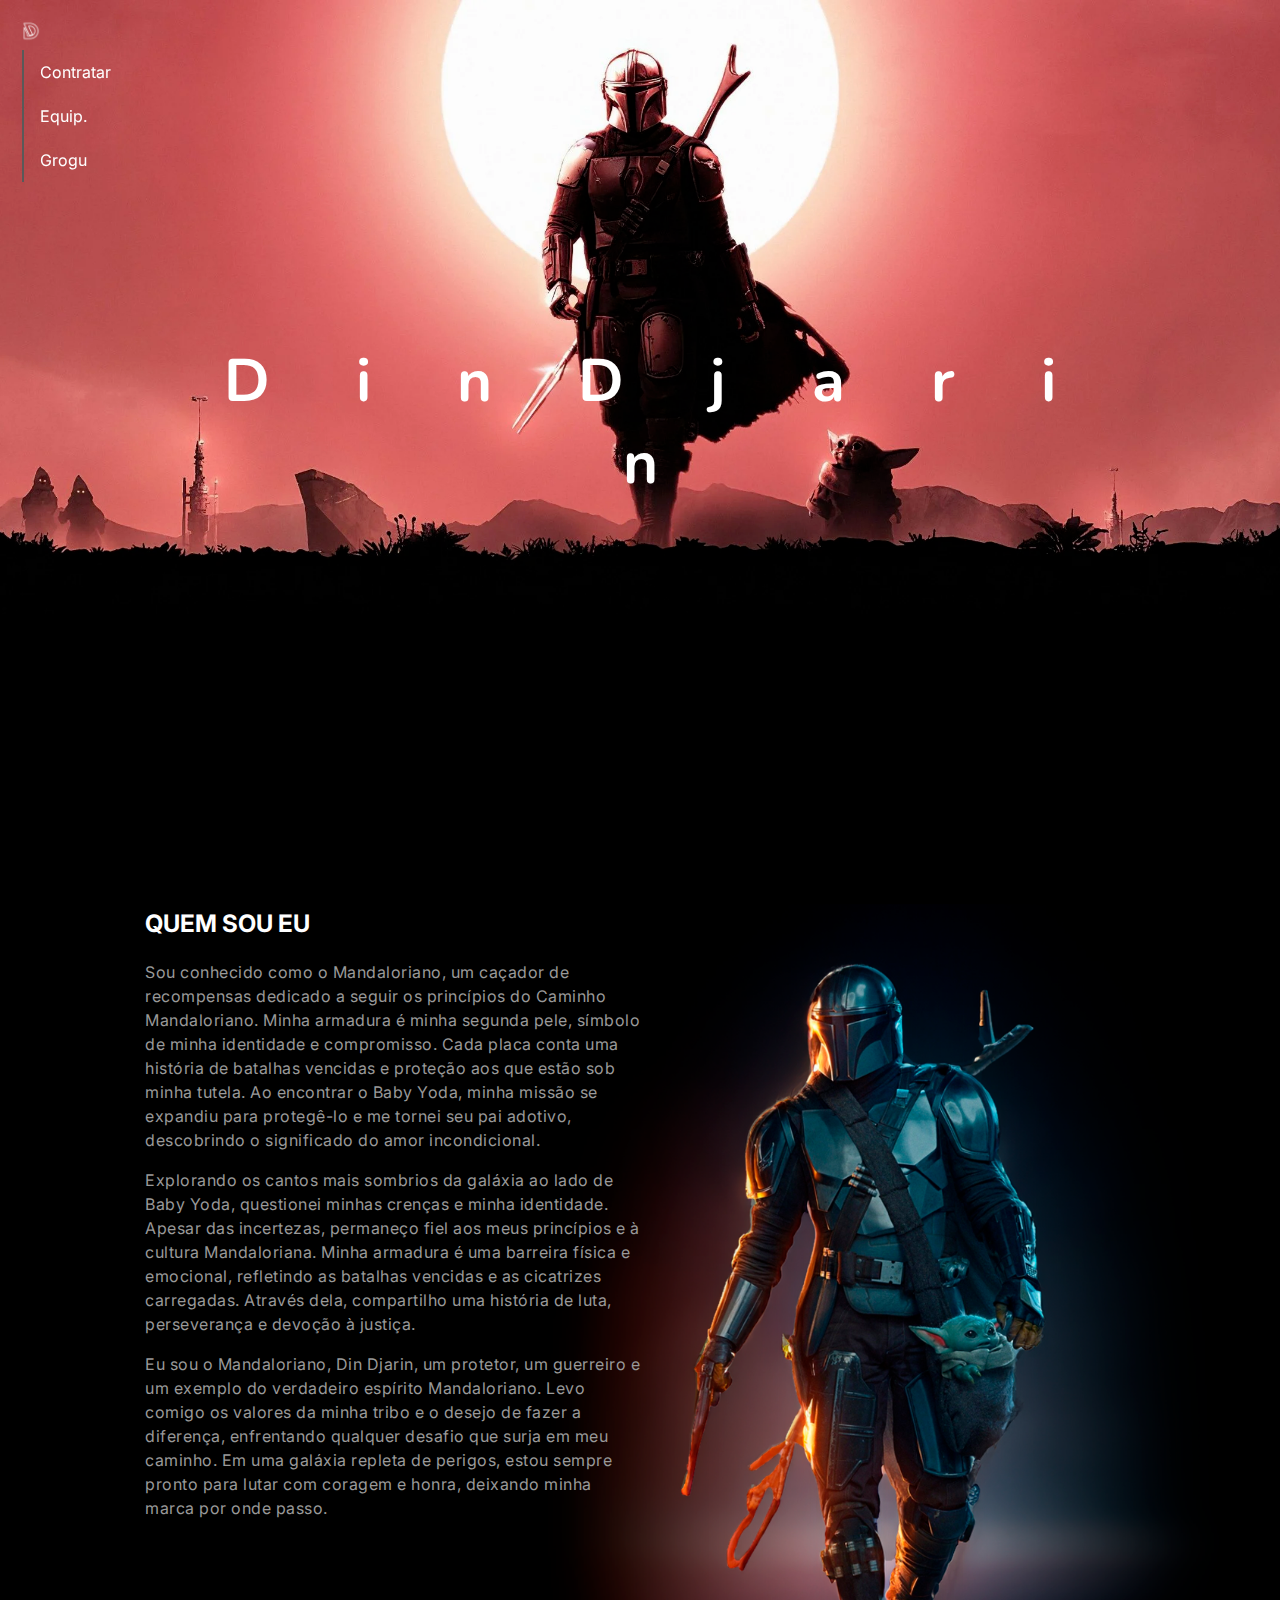
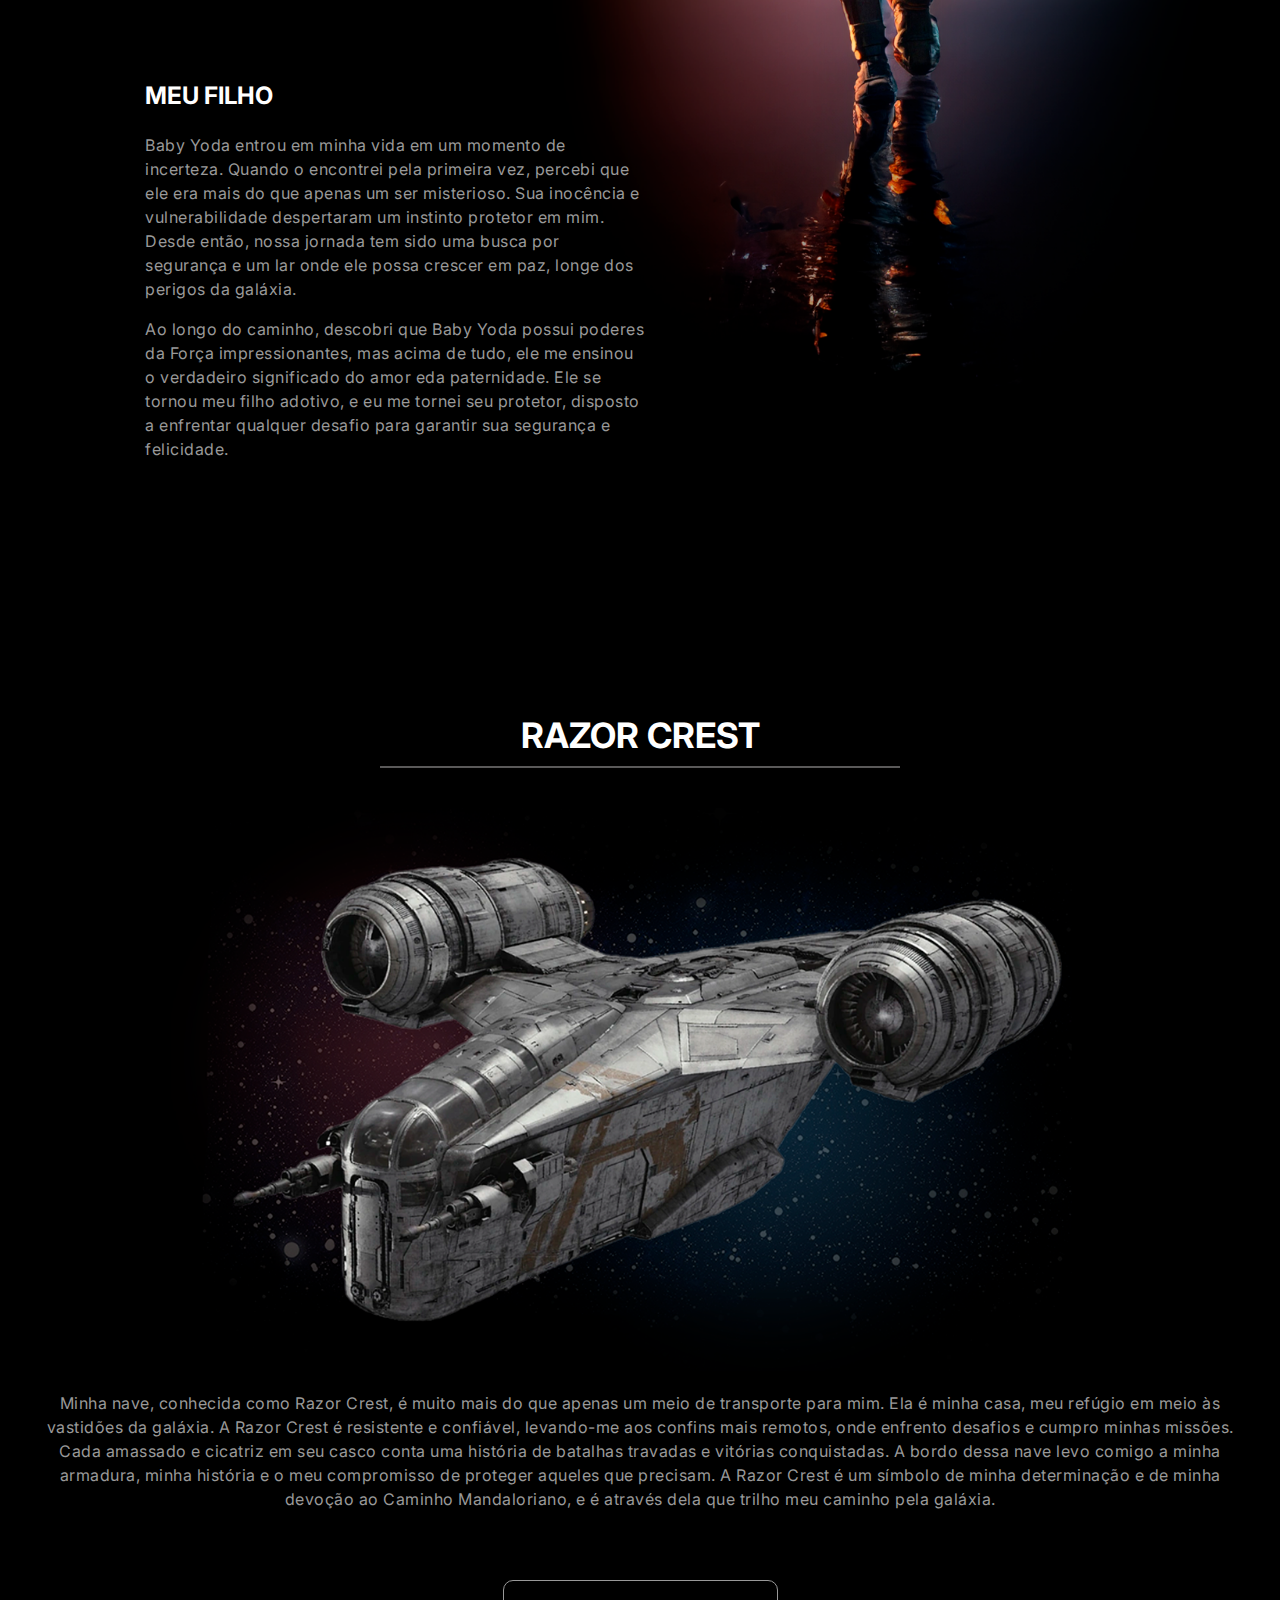
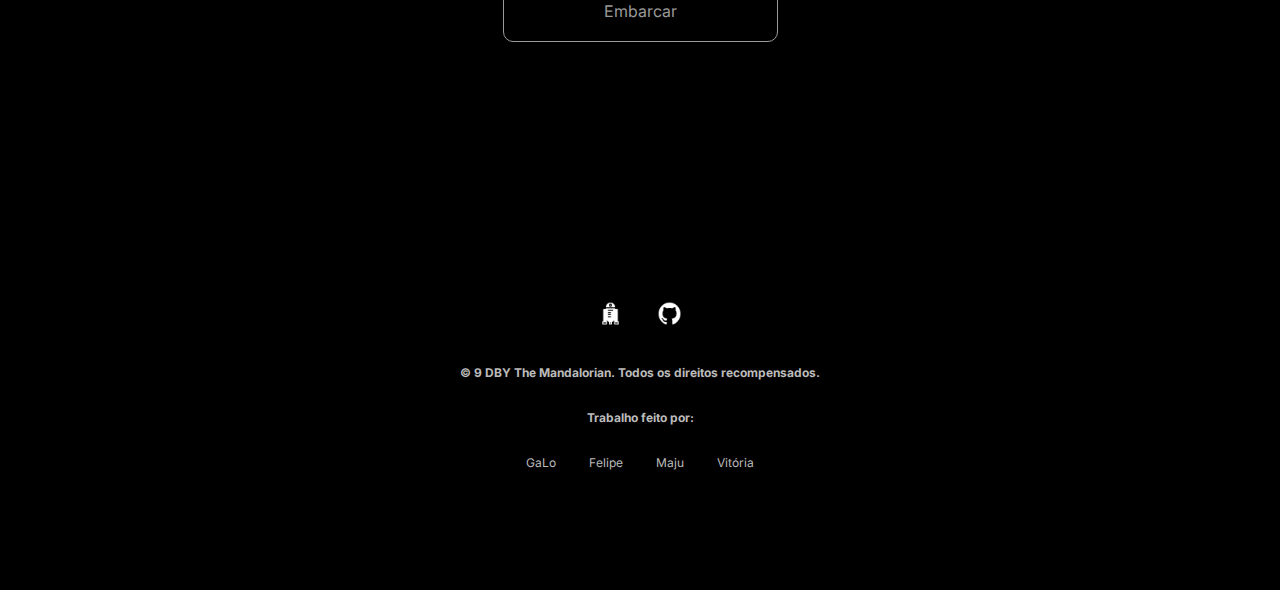
<file: index.html>
<!DOCTYPE html>
<html lang="PT-BR">

<head>
    <meta charset="UTF-8">
    <meta http-equiv="X-UA-Compatible" content="IE=edge">
    <meta name="viewport" content="width=device-width, initial-scale=1.0">
    <title>din djarin</title>
    <link rel="shortcute icon" href="noun-helmet-5581227.png">
    <link rel="stylesheet" href="style.css">


</head>

<body>

    <header>

        <h1>D i n D j a r i n</h1>

    </header>

    <div class="dropdown">
        <button class="dropbtn"><img src="./icons/menu-white2.png" alt="menu"></button>
        <div class="dropdown-content">
            <a href="./form.html">Contratar</a>
            <a href="./equip.html">Equip.</a>
            <a href="./grogu.html">Grogu</a>
        </div>
    </div>



    <div class="text">

        <div class="content">
            <div id="din">
                <h1>QUEM SOU EU</h1>

                <p> Sou conhecido como o Mandaloriano, um caçador de recompensas dedicado a seguir os princípios do
                    Caminho Mandaloriano. Minha armadura é minha segunda pele, símbolo de minha identidade e
                    compromisso. Cada placa conta uma história de batalhas vencidas e proteção aos que estão sob minha
                    tutela. Ao encontrar o Baby Yoda, minha missão se expandiu para protegê-lo e me tornei seu pai
                    adotivo, descobrindo o significado do amor incondicional. </p>

                <p> Explorando os cantos mais sombrios da galáxia ao lado de Baby Yoda, questionei minhas crenças e
                    minha identidade. Apesar das incertezas, permaneço fiel aos meus princípios e à cultura
                    Mandaloriana. Minha armadura é uma barreira física e emocional, refletindo as batalhas vencidas e as
                    cicatrizes carregadas. Através dela, compartilho uma história de luta, perseverança e devoção à
                    justiça.</p>

                <p> Eu sou o Mandaloriano, Din Djarin, um protetor, um guerreiro e um exemplo do verdadeiro espírito
                    Mandaloriano. Levo comigo os valores da minha tribo e o desejo de fazer a diferença, enfrentando
                    qualquer desafio que surja em meu caminho. Em uma galáxia repleta de perigos, estou sempre pronto
                    para lutar com coragem e honra, deixando minha marca por onde passo.</p>
            </div>
        </div>

        <div class="content">

            <h1>MEU FILHO</h1>
            <p>Baby Yoda entrou em minha vida em um momento de incerteza. Quando o encontrei pela primeira vez, percebi
                que ele era mais do que apenas um ser misterioso. Sua inocência e vulnerabilidade despertaram um
                instinto protetor em mim. Desde então, nossa jornada tem sido uma busca por segurança e um lar onde ele
                possa crescer em paz, longe dos perigos da galáxia.</p>

            <p> Ao longo do caminho, descobri que Baby Yoda possui poderes da Força impressionantes, mas acima de tudo,
                ele
                me ensinou o verdadeiro significado do amor eda paternidade. Ele se tornou meu filho adotivo, e eu me
                tornei seu protetor, disposto a enfrentar qualquer desafio para garantir sua segurança e felicidade.</p>
        </div>


    </div>

    <div class="razor">

        <h1>RAZOR CREST</h1>
        <nav>
            <a href="./equip.html"><img src="./djarin/razor3.png" alt="razor"></a>
        </nav>
        <p>Minha nave, conhecida como Razor Crest, é muito mais do que apenas um meio de transporte para mim. Ela é
            minha casa, meu refúgio em meio às vastidões da galáxia. A Razor Crest é resistente e confiável, levando-me
            aos confins mais remotos, onde enfrento desafios e cumpro minhas missões. Cada amassado e cicatriz em seu
            casco conta uma história de batalhas travadas e vitórias conquistadas. A bordo dessa nave levo comigo a
            minha armadura, minha história e o meu compromisso de proteger aqueles que precisam. A Razor Crest é um
            símbolo de minha determinação e de minha devoção ao Caminho Mandaloriano, e é através dela que trilho meu
            caminho pela galáxia.</p>
        
    </div>

    <div class="razor2">
        <a class="razor-btn" href="./form.html">Embarcar</a> 
    </div>

    <footer>
        <nav>
            <a href="https://www.starwars.com" target="_blank"><img src="./icons/r2d2.png" alt="r2d2"></a>
            <a href="https://github.com/Gabrzz/4kfullhd" target="_blank"><img src="./icons/github.png" alt=""></a>
        </nav>
        <h1>© 9 DBY The Mandalorian. Todos os direitos recompensados.</h1>
        <h1>Trabalho feito por:</h1>
        <p>GaLo Felipe Maju Vitória</p>
    </footer>

</body>

</html>
</file>
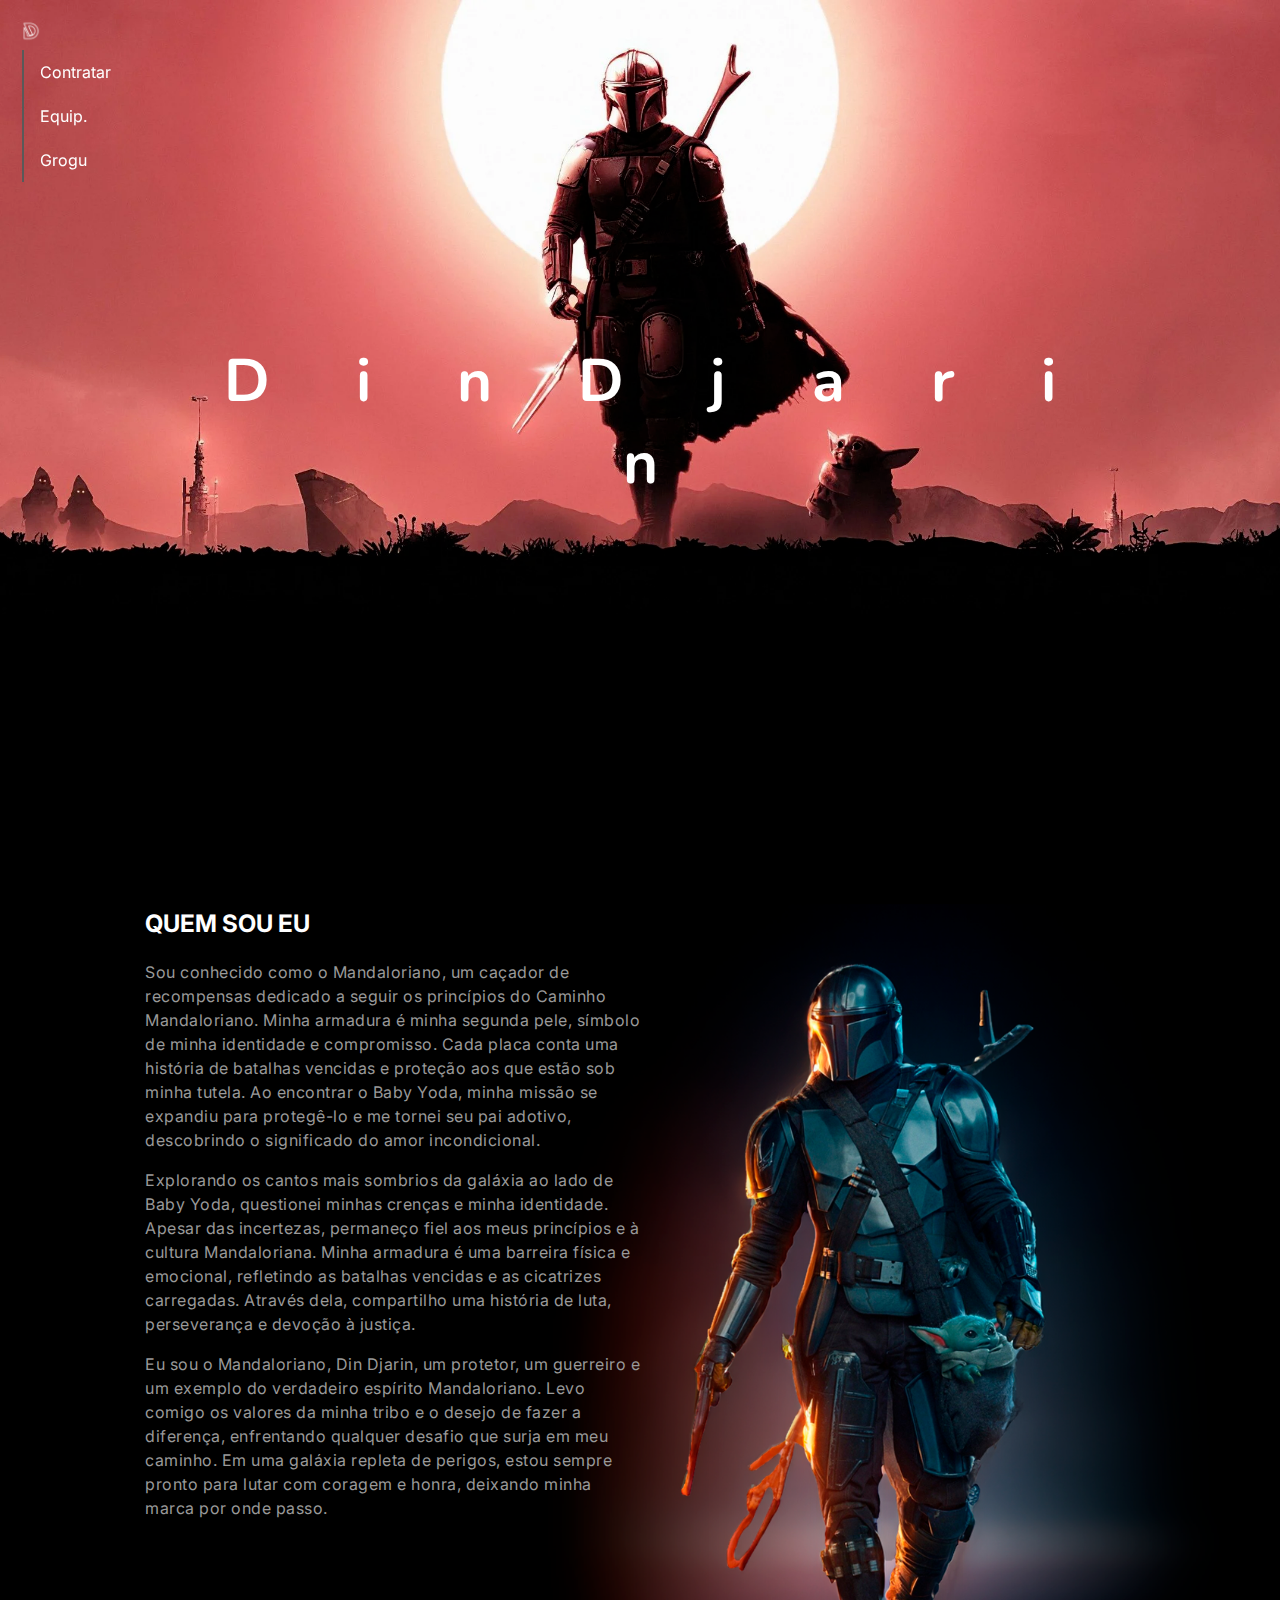
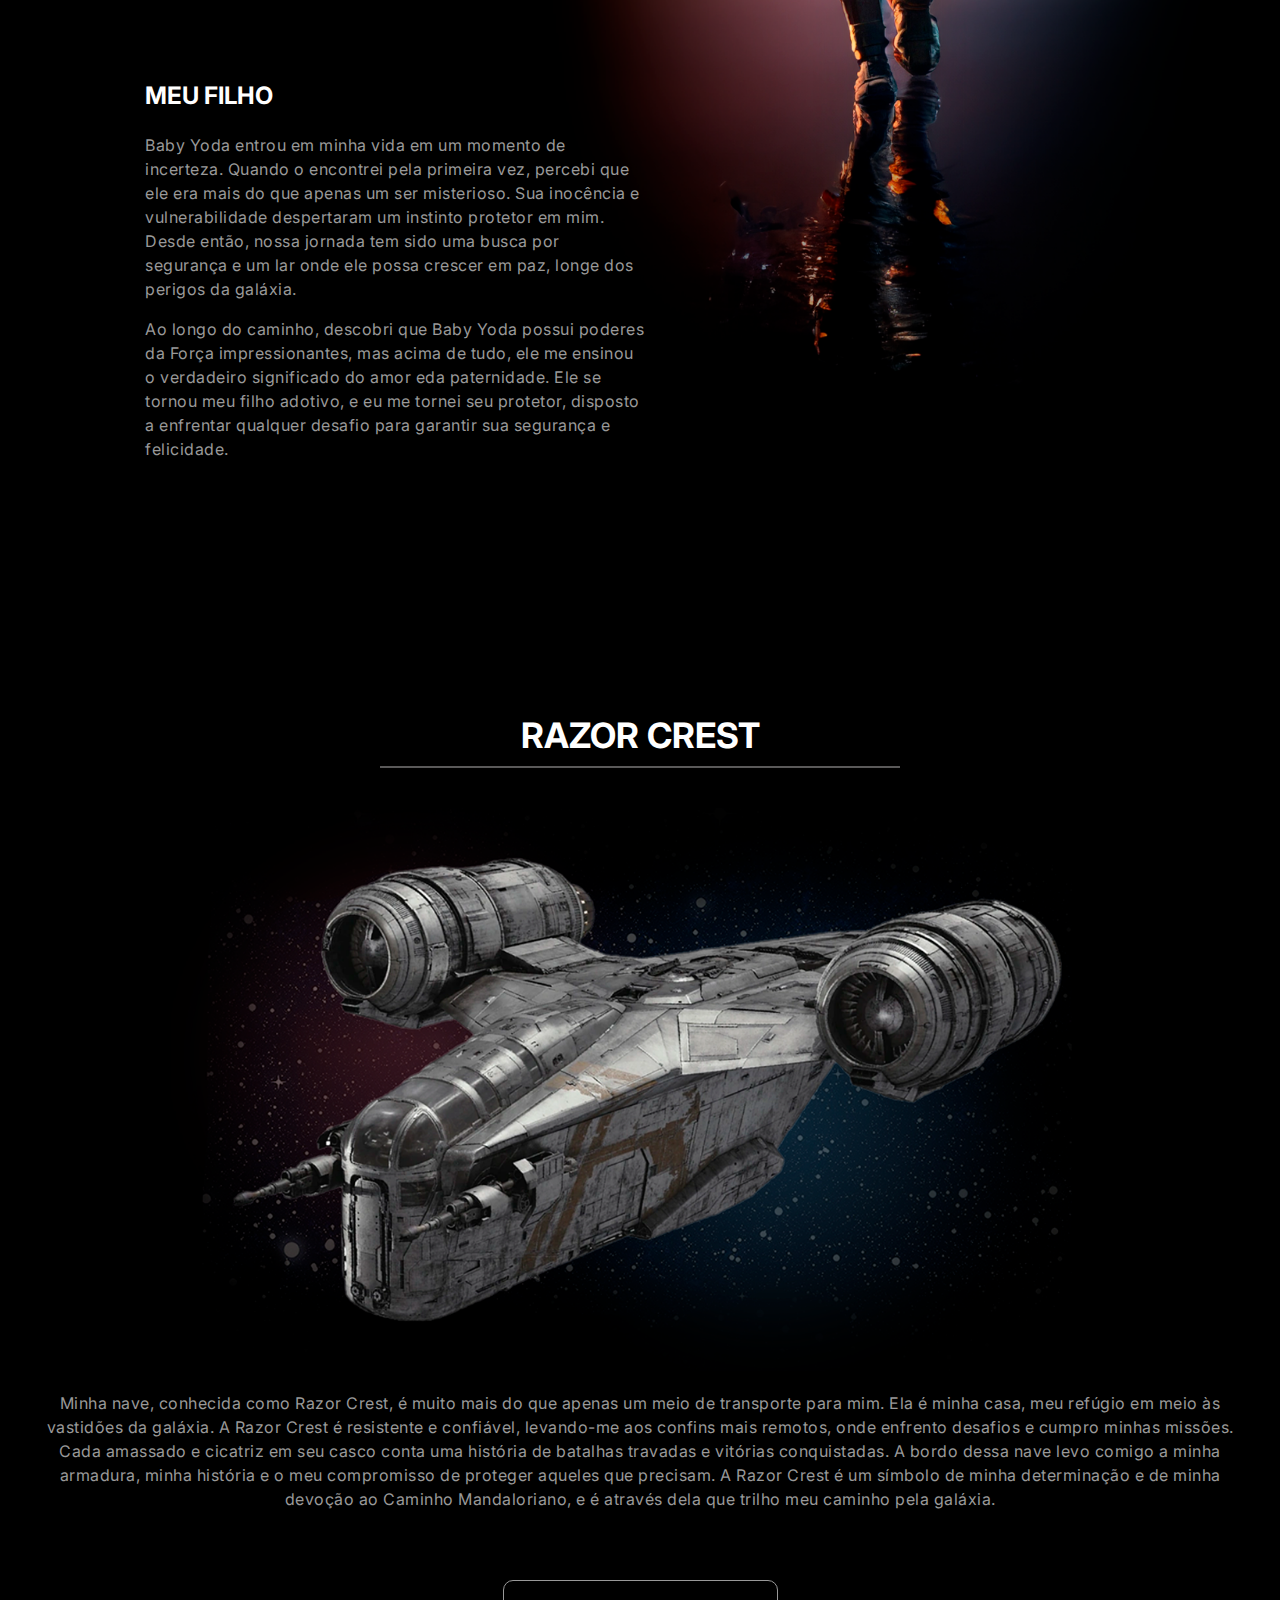
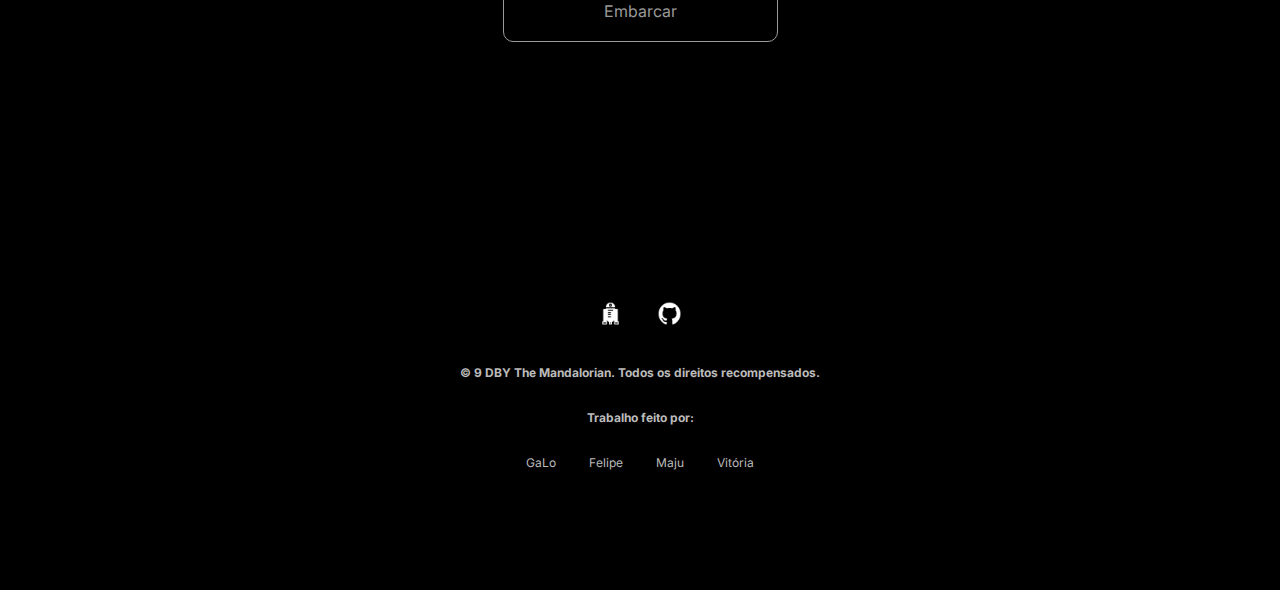
<file: dindjarin/index.html>
<!DOCTYPE html>
<html lang="PT-BR">

<head>
    <meta charset="UTF-8">
    <meta http-equiv="X-UA-Compatible" content="IE=edge">
    <meta name="viewport" content="width=device-width, initial-scale=1.0">
    <title>din djarin</title>
    <link rel="shortcute icon" href="noun-helmet-5581227.png">
    <link rel="stylesheet" href="style.css">


</head>

<body>

    <header>

        <h1>D i n D j a r i n</h1>

    </header>

    <div class="dropdown">
        <button class="dropbtn"><img src="./icons/menu-white2.png" alt="menu"></button>
        <div class="dropdown-content">
            <a href="./form.html">Contratar</a>
            <a href="./equip.html">Equip.</a>
            <a href="./grogu.html">Grogu</a>
        </div>
    </div>



    <div class="text">

        <div class="content">
            <div id="din">
                <h1>QUEM SOU EU</h1>

                <p> Sou conhecido como o Mandaloriano, um caçador de recompensas dedicado a seguir os princípios do
                    Caminho Mandaloriano. Minha armadura é minha segunda pele, símbolo de minha identidade e
                    compromisso. Cada placa conta uma história de batalhas vencidas e proteção aos que estão sob minha
                    tutela. Ao encontrar o Baby Yoda, minha missão se expandiu para protegê-lo e me tornei seu pai
                    adotivo, descobrindo o significado do amor incondicional. </p>

                <p> Explorando os cantos mais sombrios da galáxia ao lado de Baby Yoda, questionei minhas crenças e
                    minha identidade. Apesar das incertezas, permaneço fiel aos meus princípios e à cultura
                    Mandaloriana. Minha armadura é uma barreira física e emocional, refletindo as batalhas vencidas e as
                    cicatrizes carregadas. Através dela, compartilho uma história de luta, perseverança e devoção à
                    justiça.</p>

                <p> Eu sou o Mandaloriano, Din Djarin, um protetor, um guerreiro e um exemplo do verdadeiro espírito
                    Mandaloriano. Levo comigo os valores da minha tribo e o desejo de fazer a diferença, enfrentando
                    qualquer desafio que surja em meu caminho. Em uma galáxia repleta de perigos, estou sempre pronto
                    para lutar com coragem e honra, deixando minha marca por onde passo.</p>
            </div>
        </div>

        <div class="content">

            <h1>MEU FILHO</h1>
            <p>Baby Yoda entrou em minha vida em um momento de incerteza. Quando o encontrei pela primeira vez, percebi
                que ele era mais do que apenas um ser misterioso. Sua inocência e vulnerabilidade despertaram um
                instinto protetor em mim. Desde então, nossa jornada tem sido uma busca por segurança e um lar onde ele
                possa crescer em paz, longe dos perigos da galáxia.</p>

            <p> Ao longo do caminho, descobri que Baby Yoda possui poderes da Força impressionantes, mas acima de tudo,
                ele
                me ensinou o verdadeiro significado do amor eda paternidade. Ele se tornou meu filho adotivo, e eu me
                tornei seu protetor, disposto a enfrentar qualquer desafio para garantir sua segurança e felicidade.</p>
        </div>


    </div>

    <div class="razor">

        <h1>RAZOR CREST</h1>
        <nav>
            <a href="./equip.html"><img src="./djarin/razor3.png" alt="razor"></a>
        </nav>
        <p>Minha nave, conhecida como Razor Crest, é muito mais do que apenas um meio de transporte para mim. Ela é
            minha casa, meu refúgio em meio às vastidões da galáxia. A Razor Crest é resistente e confiável, levando-me
            aos confins mais remotos, onde enfrento desafios e cumpro minhas missões. Cada amassado e cicatriz em seu
            casco conta uma história de batalhas travadas e vitórias conquistadas. A bordo dessa nave levo comigo a
            minha armadura, minha história e o meu compromisso de proteger aqueles que precisam. A Razor Crest é um
            símbolo de minha determinação e de minha devoção ao Caminho Mandaloriano, e é através dela que trilho meu
            caminho pela galáxia.</p>
        
    </div>

    <div class="razor2">
        <a class="razor-btn" href="./form.html">Embarcar</a> 
    </div>

    <footer>
        <nav>
            <a href="https://www.starwars.com" target="_blank"><img src="./icons/r2d2.png" alt="r2d2"></a>
            <a href="https://github.com/majucnn/4fullhd" target="_blank"><img src="./icons/github.png" alt=""></a>
        </nav>
        <h1>© 9 DBY The Mandalorian. Todos os direitos recompensados.</h1>
        <h1>Trabalho feito por:</h1>
        <p>GaLo Felipe Maju Vitória</p>
    </footer>

</body>

</html>
</file>
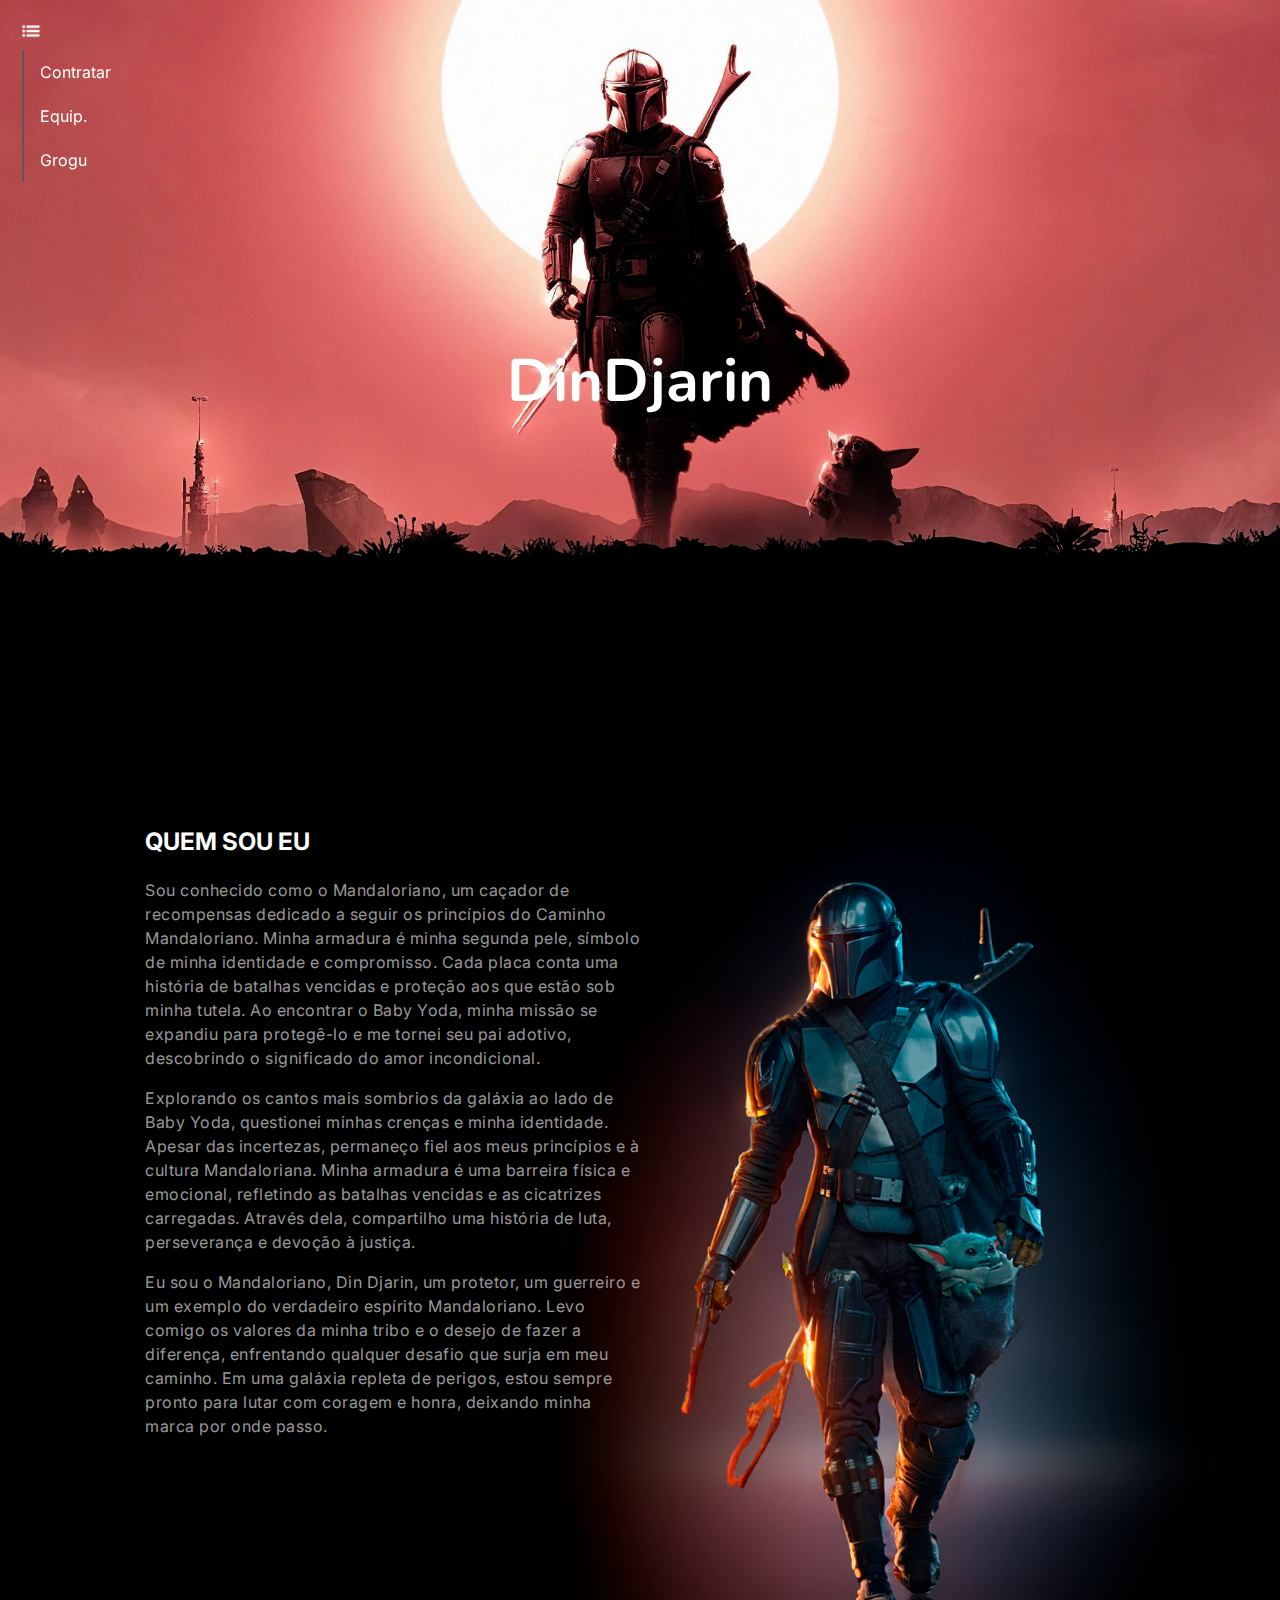
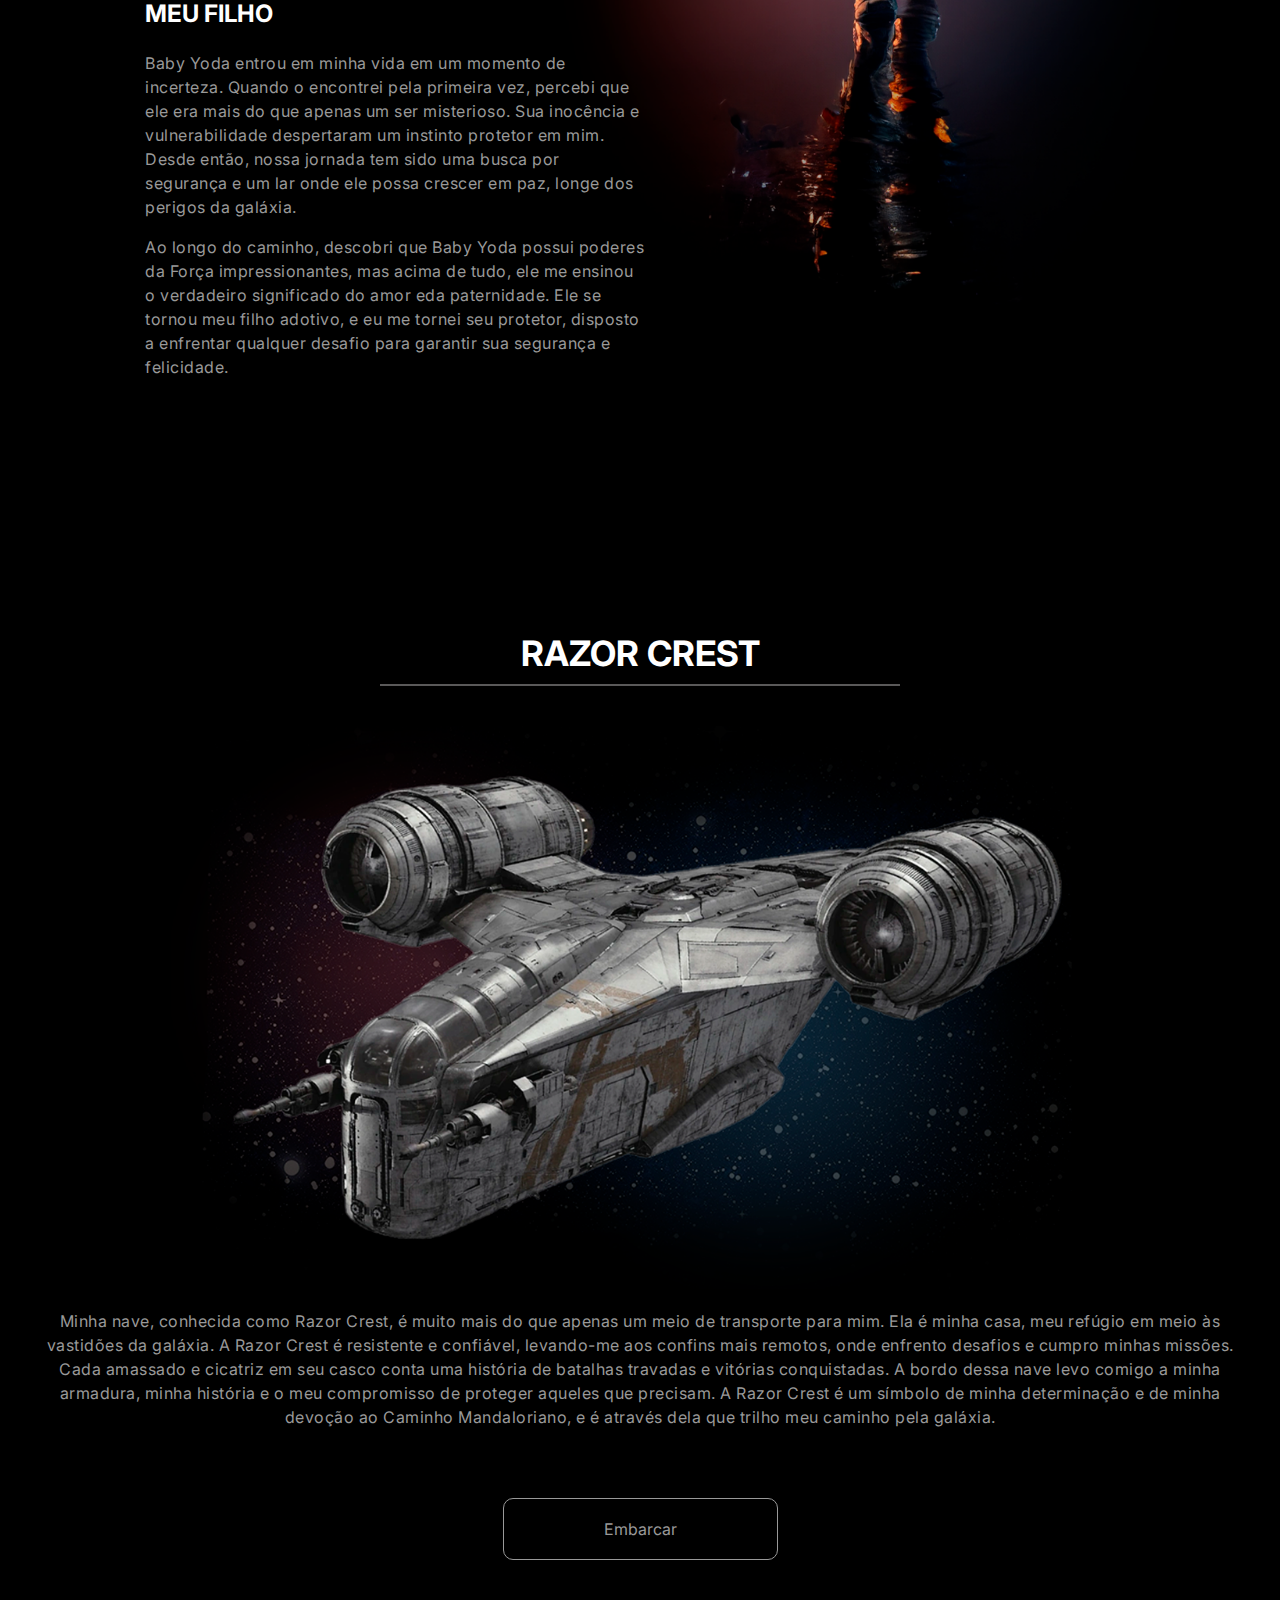
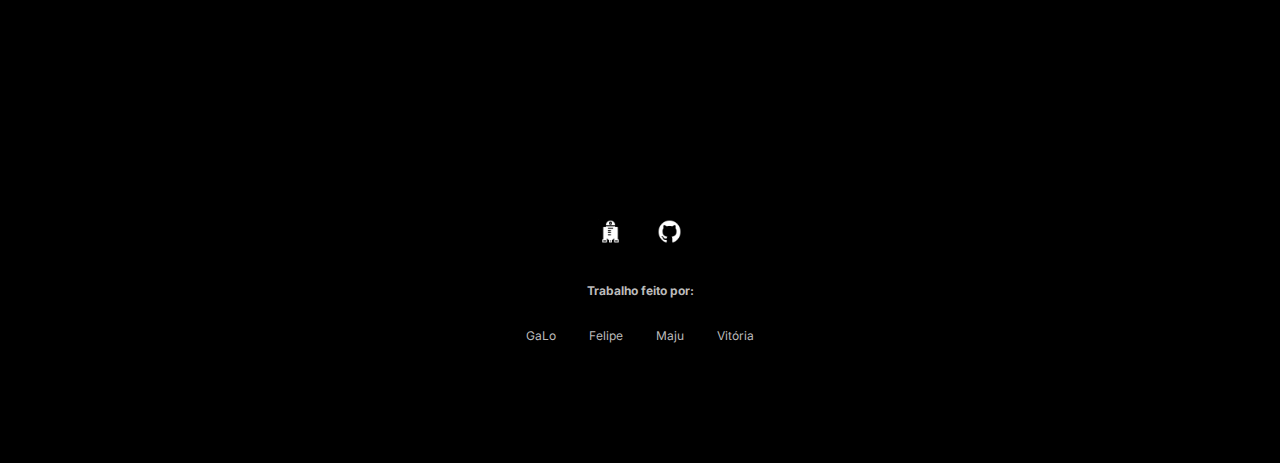
<file: 4full.html>
<!DOCTYPE html>
<html lang="PT-BR">

<head>
    <meta charset="UTF-8">
    <meta http-equiv="X-UA-Compatible" content="IE=edge">
    <meta name="viewport" content="width=device-width, initial-scale=1.0">
    <title>din djarin</title>
    <link rel="shortcute icon" href="noun-helmet-5581227.png">
    <link rel="stylesheet" href="style.css">


</head>

<body>

    <header>

        <h1>DinDjarin</h1>

    </header>

    <div class="dropdown">
        <button class="dropbtn"><img src="./icons/menu-white.png" alt="menu"></button>
        <div class="dropdown-content">
            <a href="#">Contratar</a>
            <a href="#">Equip.</a>
            <a href="#">Grogu</a>
        </div>
    </div>


    <div class="text">

        <div class="content">
            <div id="din">
                <h1>QUEM SOU EU</h1>

                <p> Sou conhecido como o Mandaloriano, um caçador de recompensas dedicado a seguir os princípios do
                    Caminho Mandaloriano. Minha armadura é minha segunda pele, símbolo de minha identidade e
                    compromisso. Cada placa conta uma história de batalhas vencidas e proteção aos que estão sob minha
                    tutela. Ao encontrar o Baby Yoda, minha missão se expandiu para protegê-lo e me tornei seu pai
                    adotivo, descobrindo o significado do amor incondicional. </p>

                <p> Explorando os cantos mais sombrios da galáxia ao lado de Baby Yoda, questionei minhas crenças e
                    minha identidade. Apesar das incertezas, permaneço fiel aos meus princípios e à cultura
                    Mandaloriana. Minha armadura é uma barreira física e emocional, refletindo as batalhas vencidas e as
                    cicatrizes carregadas. Através dela, compartilho uma história de luta, perseverança e devoção à
                    justiça.</p>

                <p> Eu sou o Mandaloriano, Din Djarin, um protetor, um guerreiro e um exemplo do verdadeiro espírito
                    Mandaloriano. Levo comigo os valores da minha tribo e o desejo de fazer a diferença, enfrentando
                    qualquer desafio que surja em meu caminho. Em uma galáxia repleta de perigos, estou sempre pronto
                    para lutar com coragem e honra, deixando minha marca por onde passo.</p>
            </div>
        </div>

        <div class="content">

            <h1>MEU FILHO</h1>
            <p>Baby Yoda entrou em minha vida em um momento de incerteza. Quando o encontrei pela primeira vez, percebi
                que ele era mais do que apenas um ser misterioso. Sua inocência e vulnerabilidade despertaram um
                instinto protetor em mim. Desde então, nossa jornada tem sido uma busca por segurança e um lar onde ele
                possa crescer em paz, longe dos perigos da galáxia.</p>

            <p> Ao longo do caminho, descobri que Baby Yoda possui poderes da Força impressionantes, mas acima de tudo,
                ele
                me ensinou o verdadeiro significado do amor eda paternidade. Ele se tornou meu filho adotivo, e eu me
                tornei seu protetor, disposto a enfrentar qualquer desafio para garantir sua segurança e felicidade.</p>
        </div>


    </div>

    <div class="razor">

        <h1>RAZOR CREST</h1>
        <nav>
            <a href=""><img src="./djarin/razor3.png" alt="razor"></a>
        </nav>
        <p>Minha nave, conhecida como Razor Crest, é muito mais do que apenas um meio de transporte para mim. Ela é
            minha casa, meu refúgio em meio às vastidões da galáxia. A Razor Crest é resistente e confiável, levando-me
            aos confins mais remotos, onde enfrento desafios e cumpro minhas missões. Cada amassado e cicatriz em seu
            casco conta uma história de batalhas travadas e vitórias conquistadas. A bordo dessa nave levo comigo a
            minha armadura, minha história e o meu compromisso de proteger aqueles que precisam. A Razor Crest é um
            símbolo de minha determinação e de minha devoção ao Caminho Mandaloriano, e é através dela que trilho meu
            caminho pela galáxia.</p>
        
    </div>

    <div class="razor2">
        <a class="razor-btn" href="#">Embarcar</a> 
    </div>

    <footer>
        <nav>
            <a href="https://www.starwars.com"><img src="./icons/r2d2.png" alt="r2d2"></a>
            <a href="https://github.com/majucnn/4fullhd"><img src="./icons/github.png" alt=""></a>
        </nav>
        <h1>Trabalho feito por:</h1>
        <p>GaLo Felipe Maju Vitória</p>
    </footer>

</body>

</html>
</file>
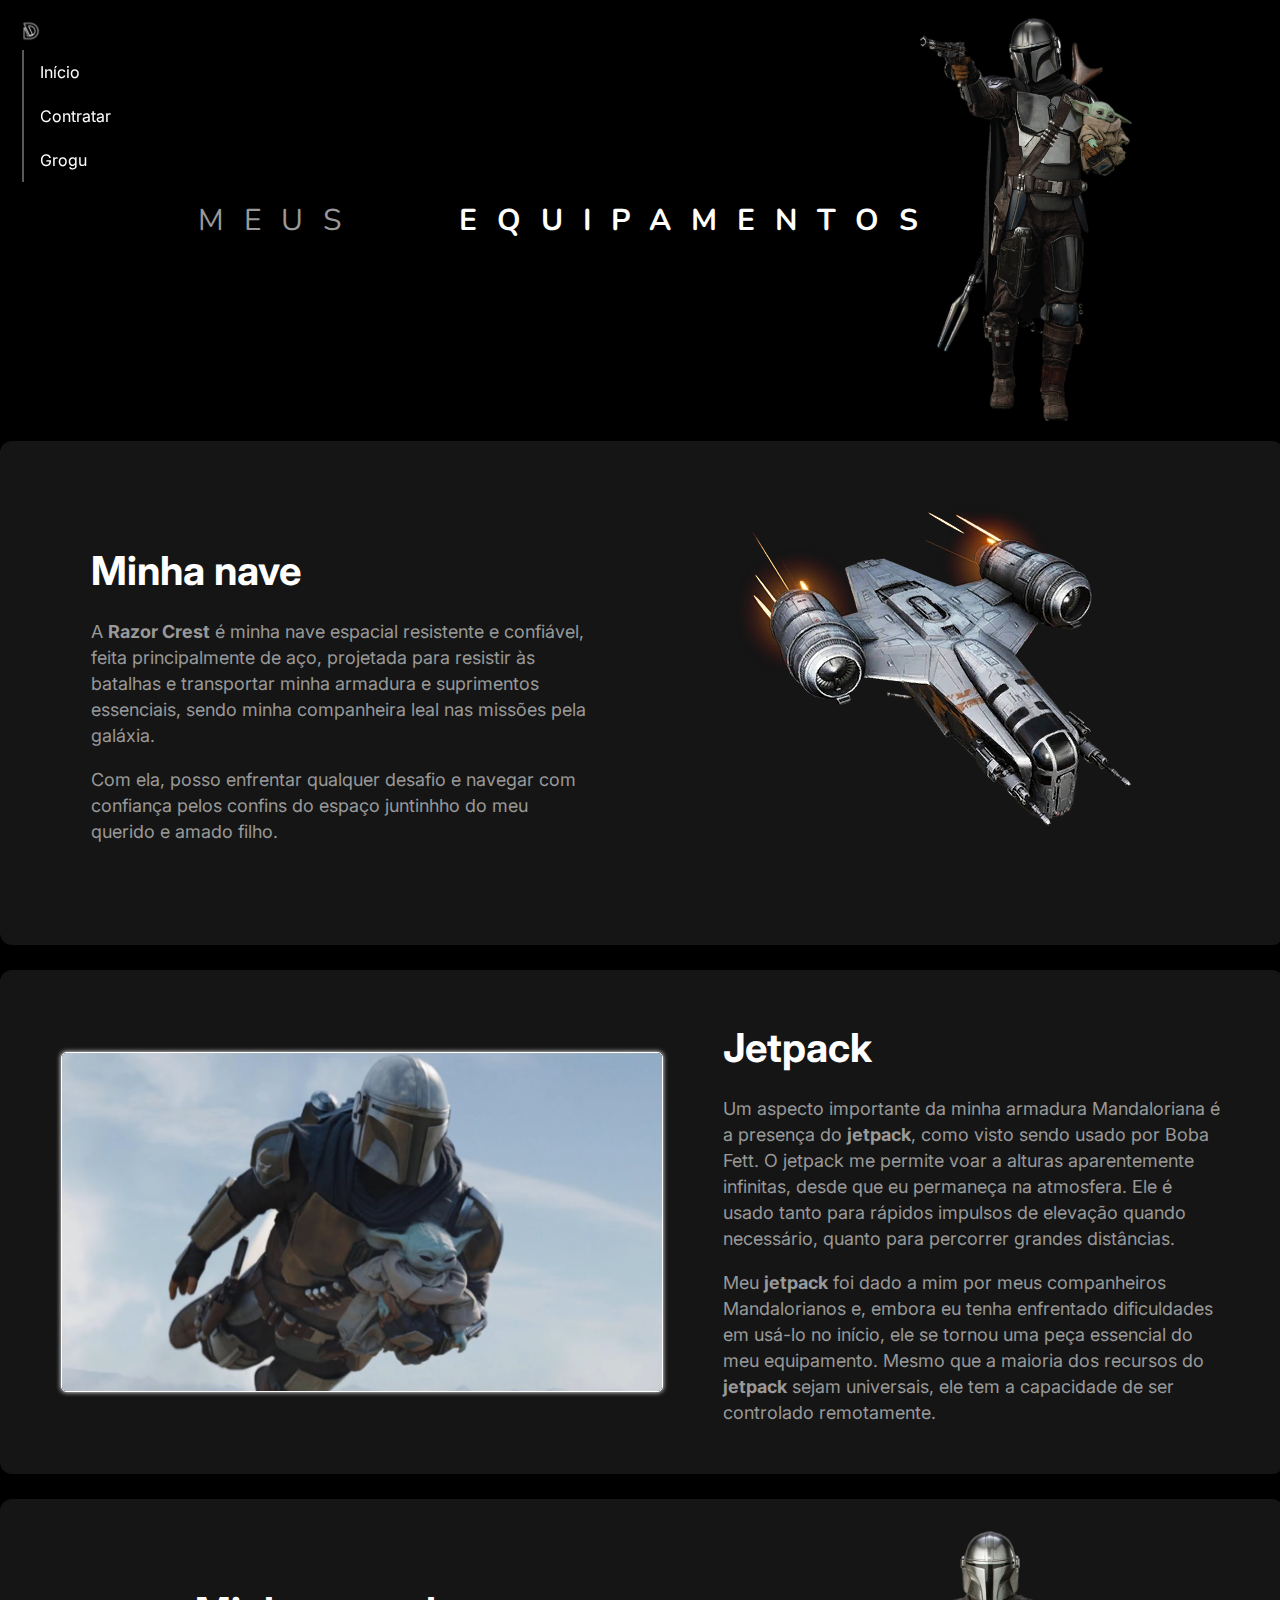
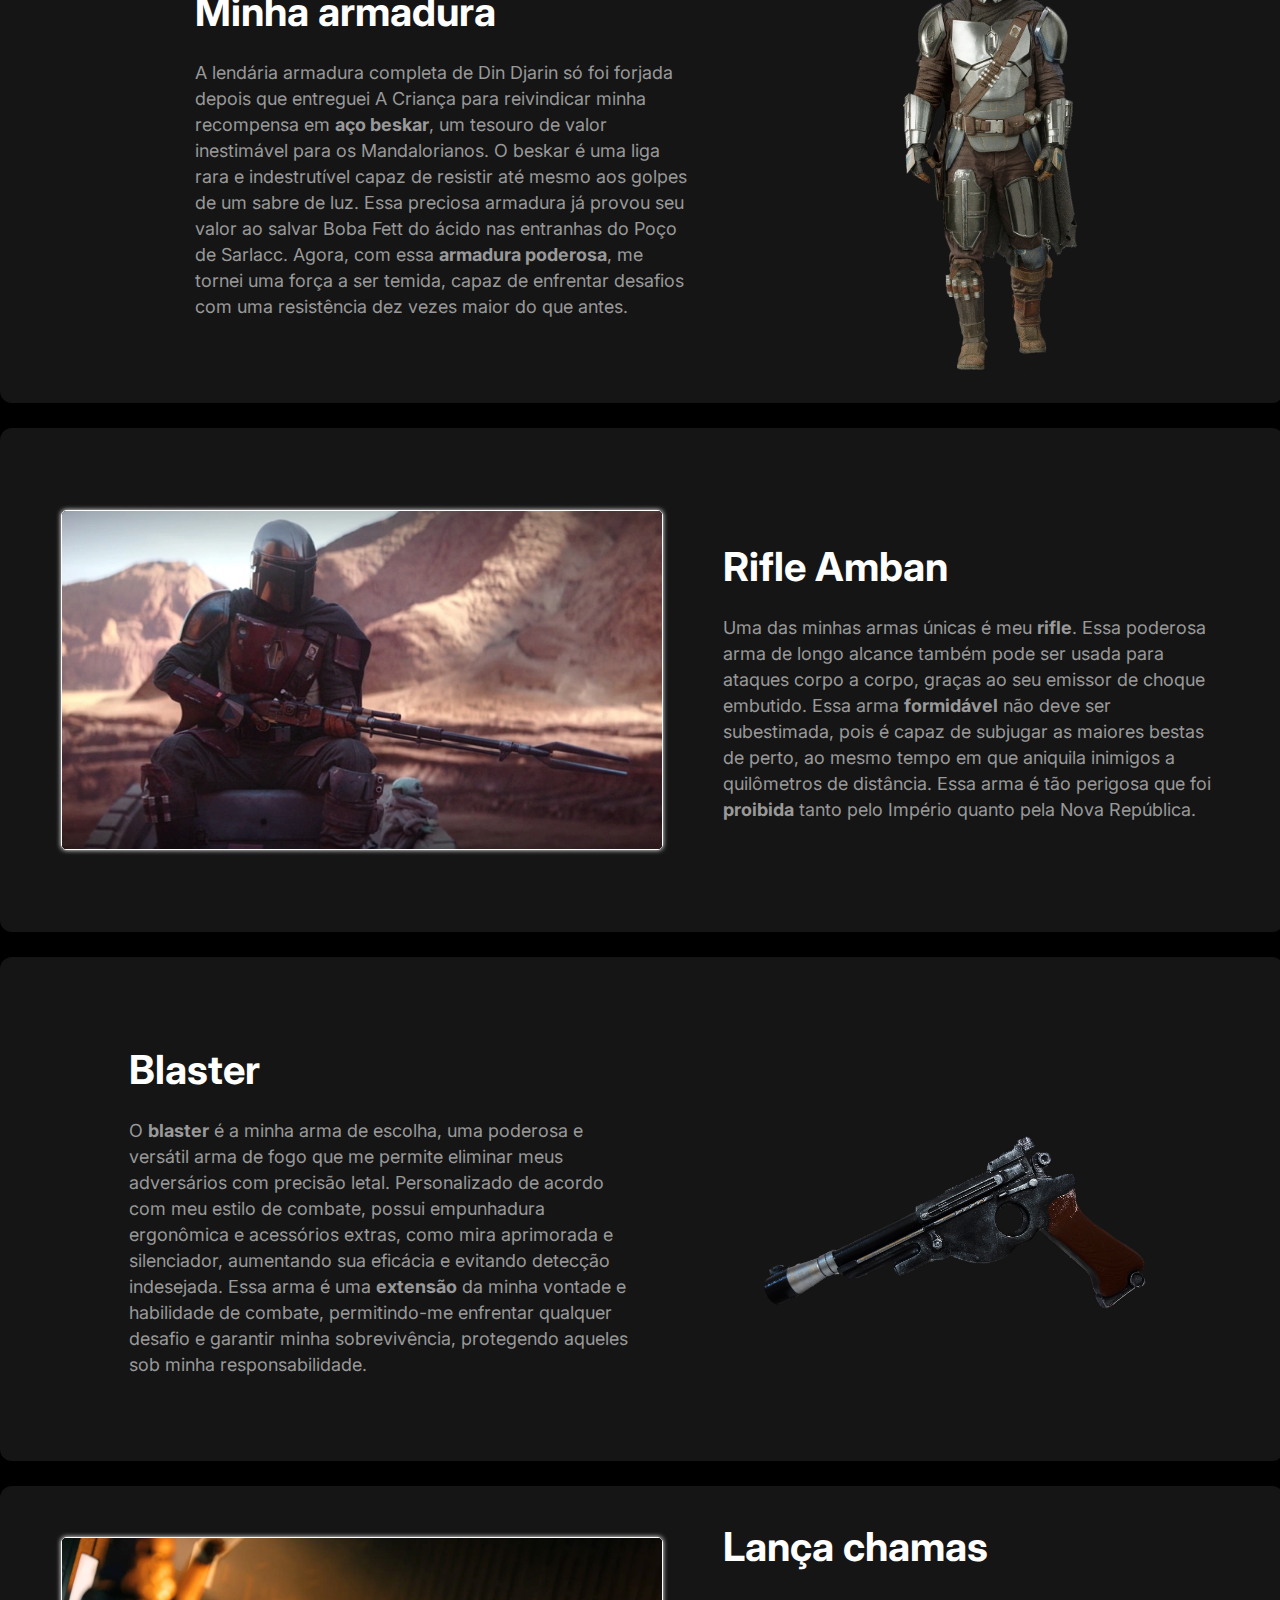
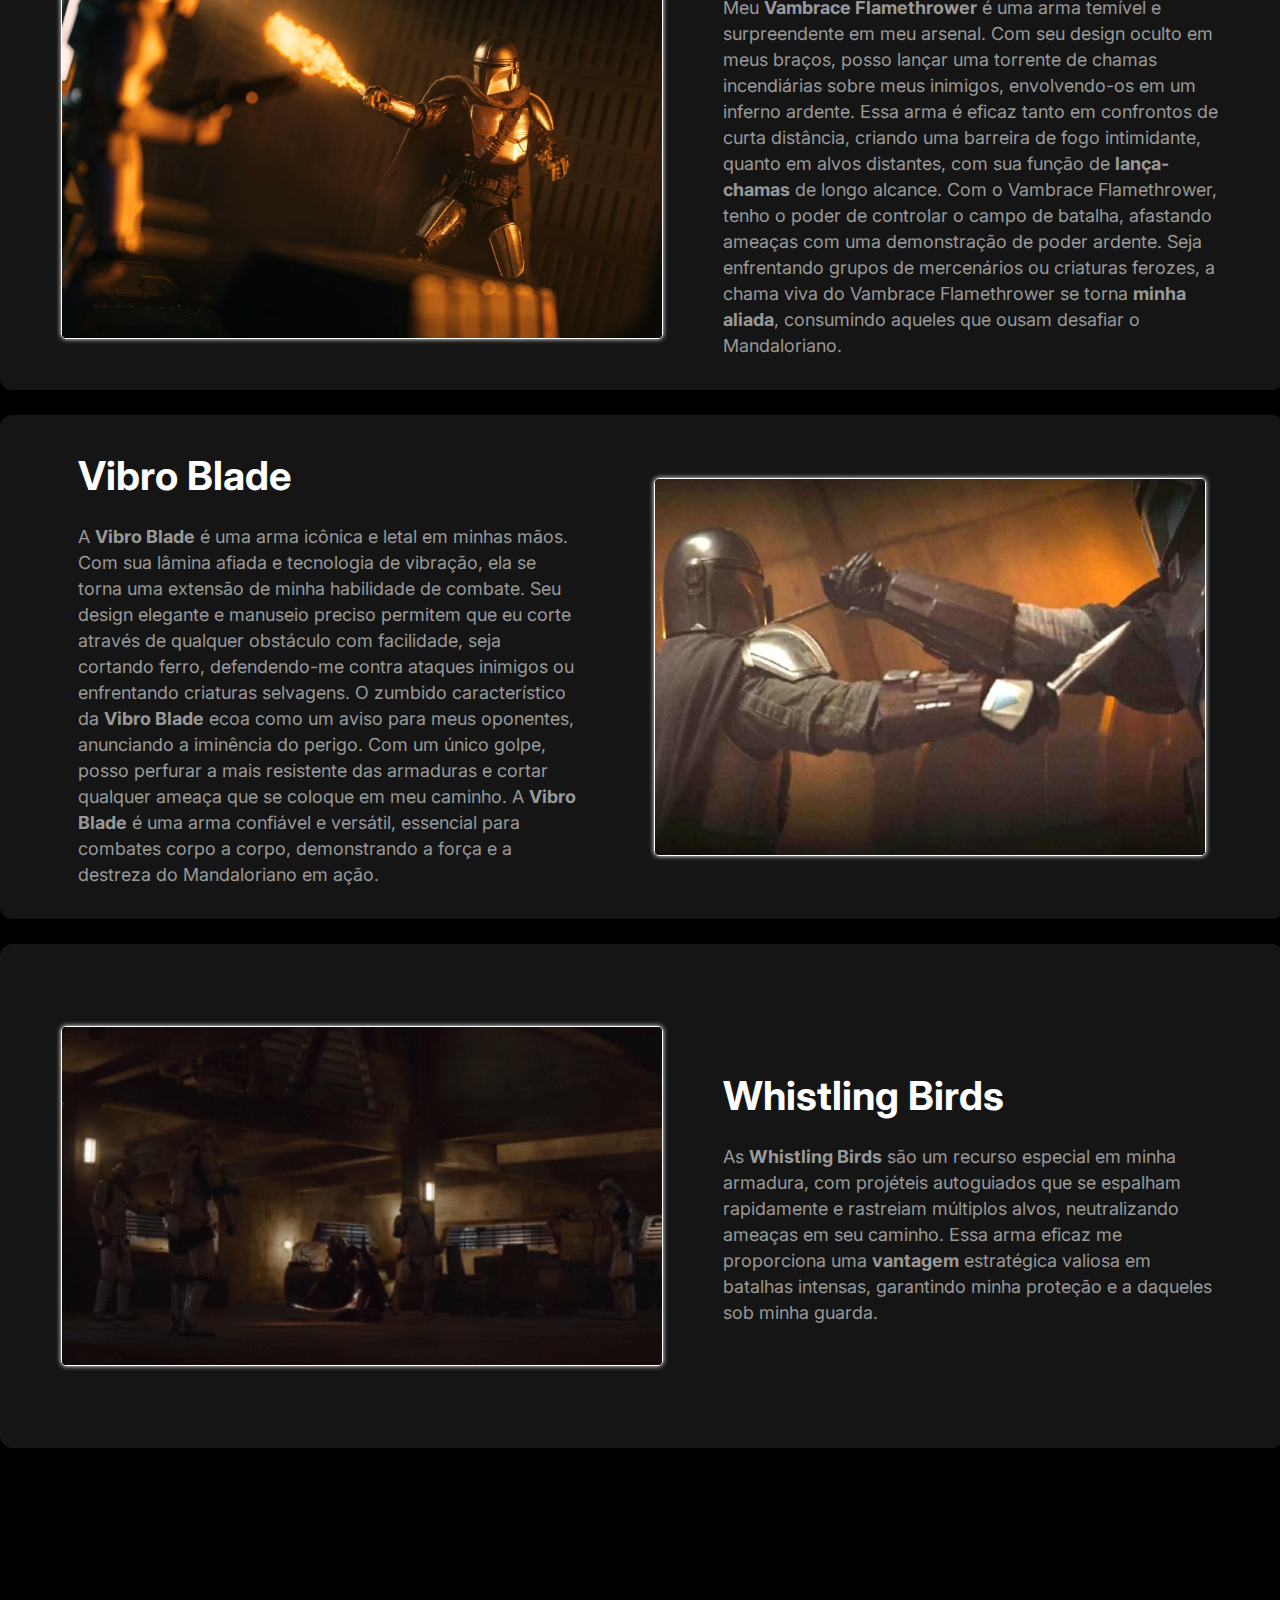
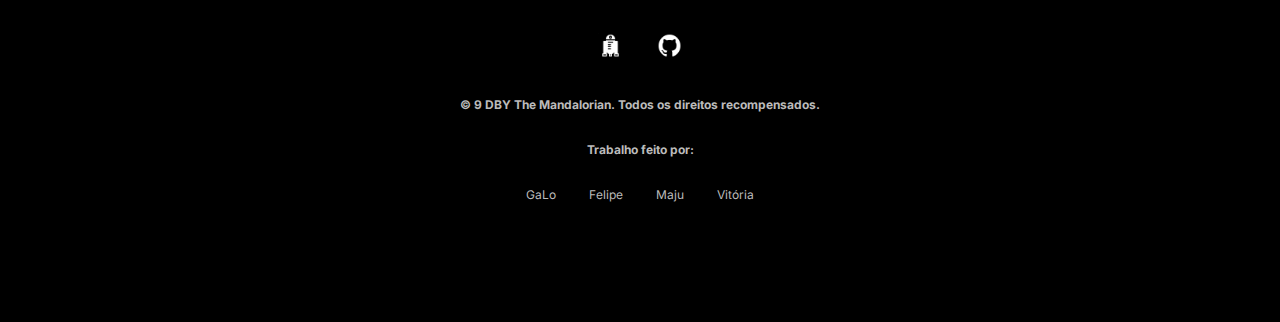
<file: equip.html>
<!DOCTYPE html>
<html lang="PT-BR">

<head>
    <meta charset="UTF-8">
    <meta http-equiv="X-UA-Compatible" content="IE=edge">
    <meta name="viewport" content="width=device-width, initial-scale=1.0">
    <title>din djarin</title>
    <link rel="shortcute icon" href="noun-helmet-5581227.png">
    <link rel="stylesheet" href="style.css">
</head>

<body>

    <header class="e-header">
        MEUS <strong>EQUIPAMENTOS</strong>
    </header>

    <div class="e-content">
        <div class="e-text">
            <h1>Minha nave</h1>
            <p>A <strong>Razor Crest</strong> é minha nave espacial resistente e confiável, feita principalmente de aço,
                projetada para
                resistir às batalhas e transportar minha armadura e suprimentos essenciais, sendo minha companheira leal
                nas
                missões pela galáxia.</p>
            <p> Com ela, posso enfrentar qualquer desafio e navegar com confiança pelos confins do
                espaço juntinhho do meu querido e amado filho.</p>
        </div>
        <img src="./equip/nave.png" alt="">
    </div>

    <div class="e-content">
        <img src="./equip/jetpack.jpg" alt="" id="img1">
        <div class="e-text">
            <h1>Jetpack</h1>
            <p>Um aspecto importante da minha armadura Mandaloriana é a presença do <strong>jetpack</strong>, como visto
                sendo usado por
                Boba Fett. O jetpack me permite voar a alturas aparentemente infinitas, desde que eu permaneça na
                atmosfera. Ele é usado tanto para rápidos impulsos de elevação quando necessário, quanto para percorrer
                grandes distâncias.</p>
            <p>Meu <strong>jetpack</strong> foi dado a mim por meus companheiros Mandalorianos e, embora eu tenha
                enfrentado dificuldades em usá-lo no início, ele se tornou uma peça essencial do meu equipamento. Mesmo
                que
                a maioria dos recursos do <strong>jetpack</strong> sejam universais, ele tem a capacidade de ser
                controlado
                remotamente.</p>
        </div>
    </div>

    <div class="e-content">
        <div class="e-text">
            <h1>Minha armadura</h1>
            <p>A lendária armadura completa de Din Djarin só foi forjada depois que entreguei A Criança para reivindicar
                minha recompensa em <strong>aço beskar</strong>, um tesouro de valor inestimável para os Mandalorianos.
                O beskar é uma
                liga rara e indestrutível capaz de resistir até mesmo aos golpes de um sabre de luz. Essa preciosa
                armadura já provou seu valor ao salvar Boba Fett do ácido nas entranhas do Poço de Sarlacc. Agora, com
                essa <strong>armadura poderosa</strong>, me tornei uma força a ser temida, capaz de enfrentar desafios
                com uma
                resistência dez vezes maior do que antes.</p>
        </div>
        <img src="./equip/armor.png" alt="" id="img2">
    </div>

    <div class="e-content">
        <img src="./equip/rifle.png" alt="" id="img1">
        <div class="e-text">
            <h1>Rifle Amban</h1>
            <p>Uma das minhas armas únicas é meu <strong>rifle</strong>. Essa poderosa arma de longo alcance também pode
                ser usada para
                ataques corpo a corpo, graças ao seu emissor de choque embutido. Essa arma <strong>formidável</strong>
                não deve ser
                subestimada, pois é capaz de subjugar as maiores
                bestas de perto, ao mesmo tempo em que aniquila inimigos a quilômetros de distância. Essa arma é tão
                perigosa que foi <strong>proibida</strong> tanto pelo Império quanto pela Nova República.</p>
        </div>
    </div>

    <div class="e-content">
        <div class="e-text">
            <h1>Blaster</h1>
            <p>O <strong>blaster</strong> é a minha arma de escolha, uma poderosa e versátil arma de fogo que me permite
                eliminar meus
                adversários com precisão letal. Personalizado de acordo com meu estilo de combate, possui empunhadura
                ergonômica e acessórios extras, como mira aprimorada e silenciador, aumentando sua eficácia e evitando
                detecção indesejada. Essa arma é uma <strong>extensão</strong> da minha vontade e habilidade de combate,
                permitindo-me
                enfrentar qualquer desafio e garantir minha sobrevivência, protegendo aqueles sob minha
                responsabilidade.</p>
        </div>
        <img src="./equip/blaster.png" alt="" id="img3">
    </div>

    <div class="e-content">
        <img src="./equip/chamas.png" alt="" id="img1">
        <div class="e-text">
            <h1>Lança chamas</h1>
            <p>Meu <strong>Vambrace Flamethrower</strong> é uma arma temível e surpreendente em meu arsenal. Com seu
                design oculto em
                meus braços, posso lançar uma torrente de chamas incendiárias sobre meus inimigos, envolvendo-os em um
                inferno ardente. Essa arma é eficaz tanto em confrontos de curta distância, criando uma barreira de fogo
                intimidante, quanto em alvos distantes, com sua função de <strong>lança-chamas</strong> de longo
                alcance. Com o Vambrace
                Flamethrower, tenho o poder de controlar o campo de batalha, afastando ameaças com uma demonstração de
                poder ardente. Seja enfrentando grupos de mercenários ou criaturas ferozes, a chama viva do Vambrace
                Flamethrower se torna <strong>minha aliada</strong>, consumindo aqueles que ousam desafiar o
                Mandaloriano.</p>
        </div>
    </div>

    <div class="e-content">
        <div class="e-text">
            <h1>Vibro Blade</h1>
            <p>A <strong>Vibro Blade</strong> é uma arma icônica e letal em minhas mãos. Com sua lâmina afiada e
                tecnologia de vibração,
                ela se torna uma extensão de minha habilidade de combate. Seu design elegante e manuseio preciso
                permitem que eu corte através de qualquer obstáculo com facilidade, seja cortando ferro, defendendo-me
                contra ataques inimigos ou enfrentando criaturas selvagens. O zumbido característico da <strong>Vibro
                    Blade</strong> ecoa como um aviso para meus oponentes, anunciando a iminência
                do perigo. Com um único golpe, posso perfurar a mais resistente das armaduras e cortar qualquer ameaça
                que se coloque em meu caminho. A <strong>Vibro Blade</strong> é uma arma confiável e versátil, essencial
                para combates
                corpo a corpo, demonstrando a força e a destreza do Mandaloriano em ação.</p>
        </div>
        <img src="./equip/blade.png" alt="" id="img4">
    </div>

    <div class="e-content">
        <img src="./equip/birds.gif" alt="" id="img5">
        <div class="e-text">
            <h1>Whistling Birds</h1>
            <p>As <strong>Whistling Birds</strong> são um recurso especial em minha armadura, com projéteis autoguiados
                que se espalham
                rapidamente e rastreiam múltiplos alvos, neutralizando ameaças em seu caminho. Essa arma eficaz me
                proporciona uma <strong>vantagem</strong> estratégica valiosa em batalhas intensas, garantindo minha
                proteção e a
                daqueles sob minha guarda.</p>
        </div>
    </div>

    <div class="any"></div>

    <div class="dropdown">
        <button class="dropbtn"><img src="./icons/menu-white2.png" alt="menu"></button>
        <div class="dropdown-content">
            <a href="./index.html">Início</a>
            <a href="./form.html">Contratar</a>
            <a href="./grogu.html">Grogu</a>
        </div>
    </div>

    <footer>
        <nav>
            <a href="https://www.starwars.com" target="_blank"><img src="./icons/r2d2.png" alt="r2d2"></a>
            <a href="https://github.com/Gabrzz/4kfullhd" target="_blank"><img src="./icons/github.png" alt=""></a>
        </nav>
        <h1>© 9 DBY The Mandalorian. Todos os direitos recompensados.</h1>
        <h1>Trabalho feito por:</h1>
        <p>GaLo Felipe Maju Vitória</p>
    </footer>



</body>
</file>
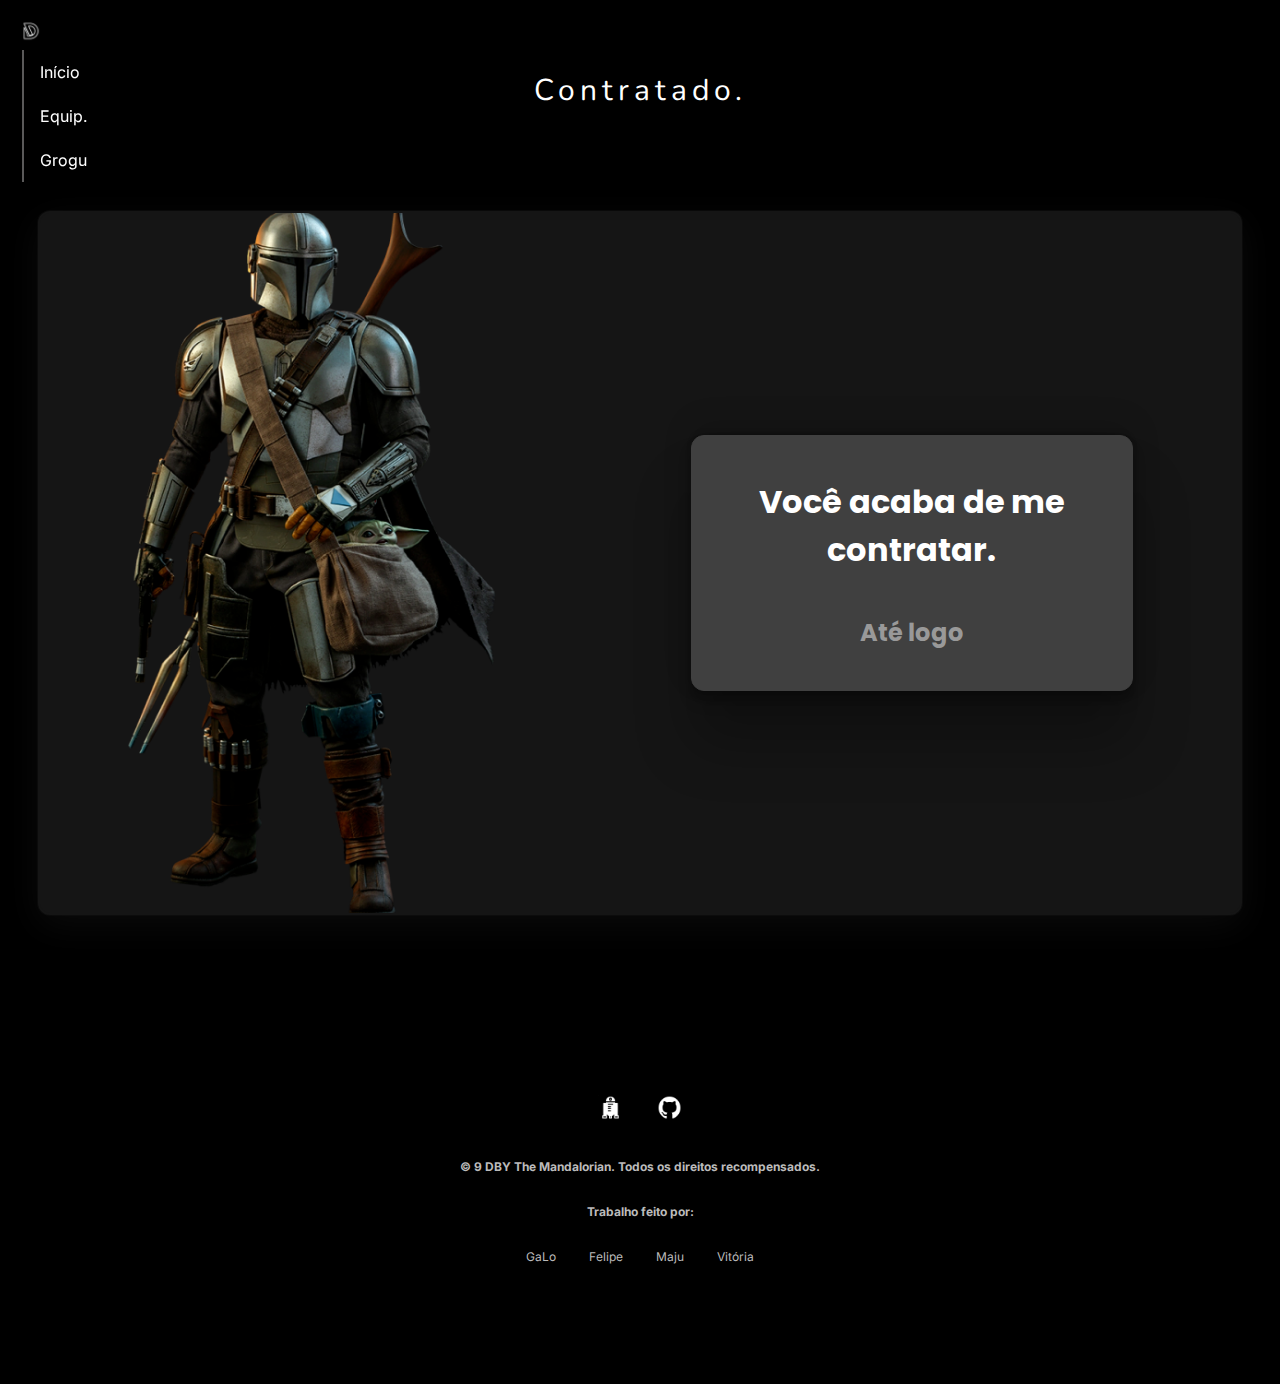
<file: form-accept.html>
<!DOCTYPE html>
<html lang="PT-BR">

<head>
    <meta charset="UTF-8">
    <meta http-equiv="X-UA-Compatible" content="IE=edge">
    <meta name="viewport" content="width=device-width, initial-scale=1.0">
    <title>din djarin</title>
    <link rel="shortcute icon" href="noun-helmet-5581227.png">
    <link rel="stylesheet" href="style.css">
</head>

<body>

    <header class="f-header">Contratado.</header>

    <div class="f-content">
        <div class="f2-text">
            <h1>Você acaba de me contratar.</h1>
            <h2>Até logo</h2>
        </div>

        <div>
            <img class="f-img" src="./djarin/dj3.png" alt="">
        </div>
    </div>

    <div class="dropdown">
        <button class="dropbtn"><img src="./icons/menu-white2.png" alt="menu"></button>
        <div class="dropdown-content">
            <a href="./index.html">Início</a>
            <a href="./equip.html">Equip.</a>
            <a href="./grogu.html">Grogu</a>
        </div>
    </div>

    <div class="any"></div>

    <footer>
        <nav>
            <a href="https://www.starwars.com" target="_blank"><img src="./icons/r2d2.png" alt="r2d2"></a>
            <a href="https://github.com/Gabrzz/4kfullhd" target="_blank"><img src="./icons/github.png" alt=""></a>
        </nav>
        <h1>© 9 DBY The Mandalorian. Todos os direitos recompensados.</h1>
        <h1>Trabalho feito por:</h1>
        <p>GaLo Felipe Maju Vitória</p>
    </footer>

</body>
</file>
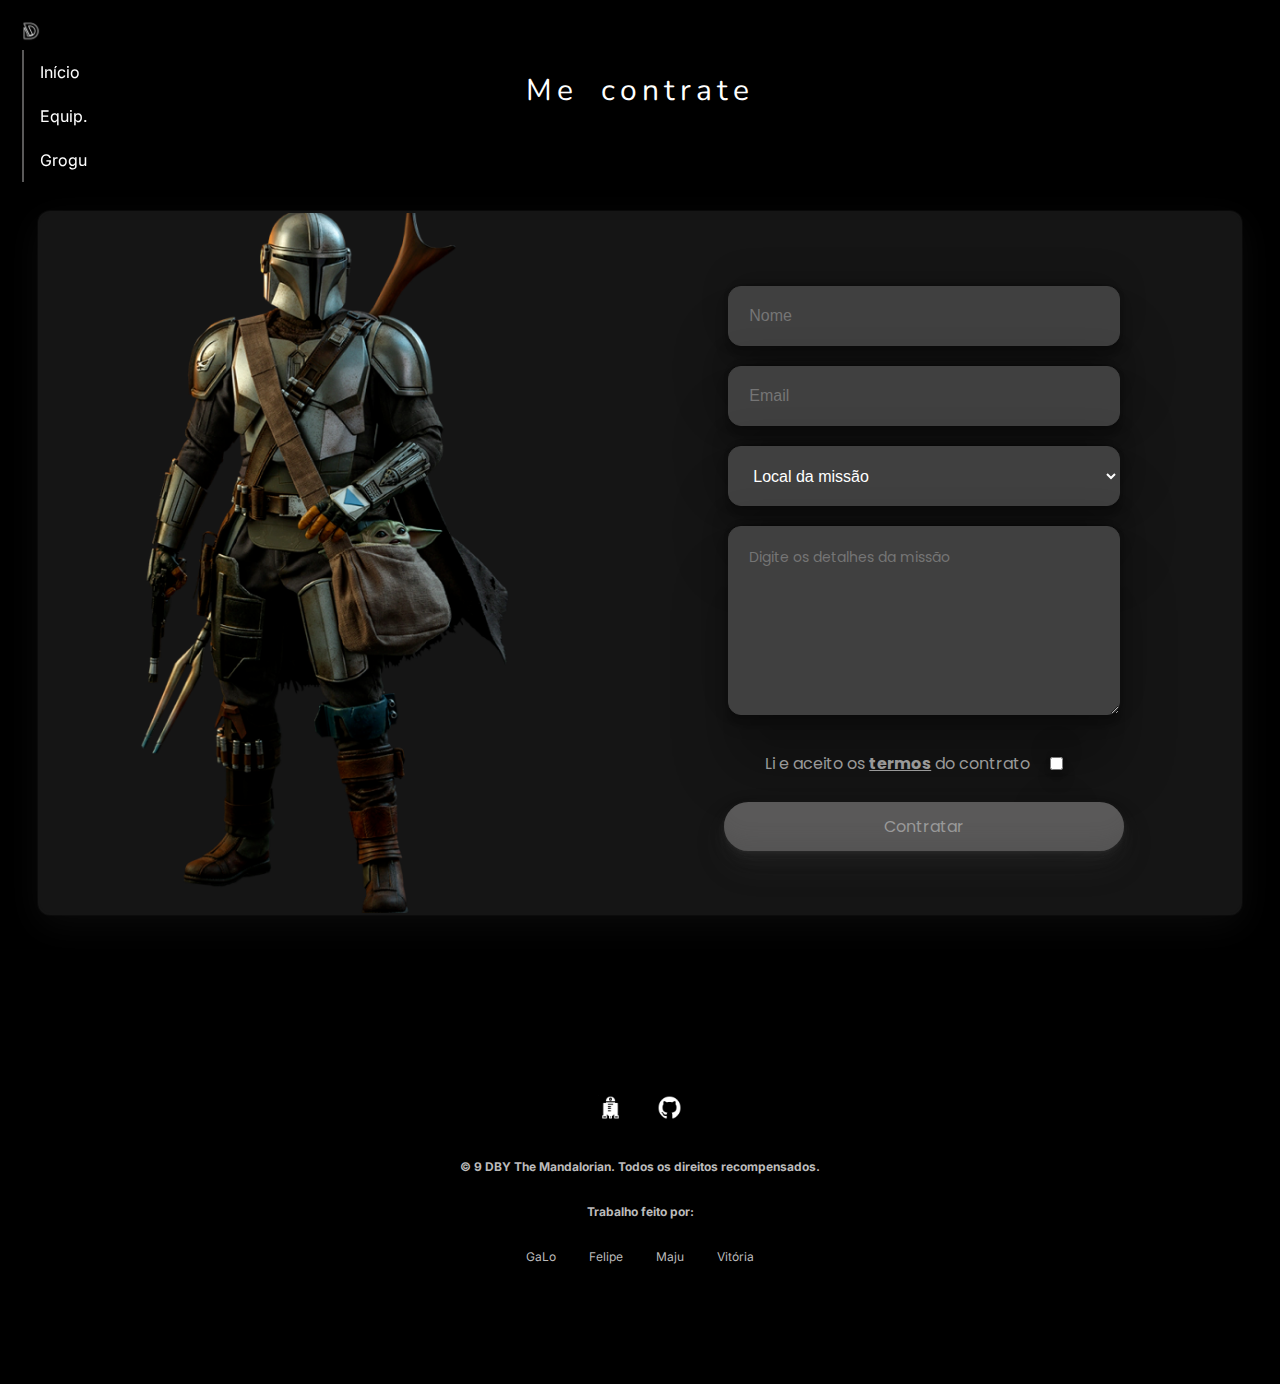
<file: form.html>
<!DOCTYPE html>
<html lang="PT-BR">

<head>
    <meta charset="UTF-8">
    <meta http-equiv="X-UA-Compatible" content="IE=edge">
    <meta name="viewport" content="width=device-width, initial-scale=1.0">
    <title>din djarin</title>
    <link rel="shortcute icon" href="noun-helmet-5581227.png">
    <link rel="stylesheet" href="style.css">
</head>

<body>

    <header class="f-header">Me contrate</header>

    <div class="f-content">
        <div class="f-form">
            <form action="./form-accept.html" method="get" name="contratar">

                <input class="f-input" type="text" placeholder="Nome">

                <input class="f-input" type="email" placeholder="Email">

                <select name="" class="f-input f-option">
                    <option value="">Local da missão</option>
                    <option value="">==/==</option>
                    <option value="">Núcleo</option>
                    <option value="">Colônias</option>
                    <option value="">Orla interior</option>
                    <option value="">Orla média</option>
                    <option value="">Orla exterior</option>
                    <option value="">Região da expansão</option>
                    <option value="">Regiões Desconhecidas</option>
                    <option value="">Espaço Selvagem</option>
                </select>

                <textarea name="" class="f-input f-text" placeholder="Digite os detalhes da missão" cols="20" rows="7"></textarea>
                    
                <div class="f-terms">
                       <p>Li e aceito os <a href="./terms.html" target="_blank"><strong>termos</strong></a> do contrato</p><input type="checkbox" name="Professores ruins" class="f-input">
                </div>
             
                <div class="f-button-div">
                    <button class="f-button" type="submit">Contratar</button>
                </div>

            </form>
        </div>

        <div>
            <img class="f-img" src="./djarin/dj3.png" alt="">
        </div>
    </div>

    <div class="dropdown">
        <button class="dropbtn"><img src="./icons/menu-white2.png" alt="menu"></button>
        <div class="dropdown-content">
            <a href="./index.html">Início</a>
            <a href="./equip.html">Equip.</a>
            <a href="./grogu.html">Grogu</a>
        </div>
    </div>

    <div class="any"></div>

    <footer>
        <nav>
            <a href="https://www.starwars.com" target="_blank"><img src="./icons/r2d2.png" alt="r2d2"></a>
            <a href="https://github.com/Gabrzz/4kfullhd" target="_blank"><img src="./icons/github.png" alt=""></a>
        </nav>
        <h1>© 9 DBY The Mandalorian. Todos os direitos recompensados.</h1>
        <h1>Trabalho feito por:</h1>
        <p>GaLo Felipe Maju Vitória</p>
    </footer>

</body>
</file>
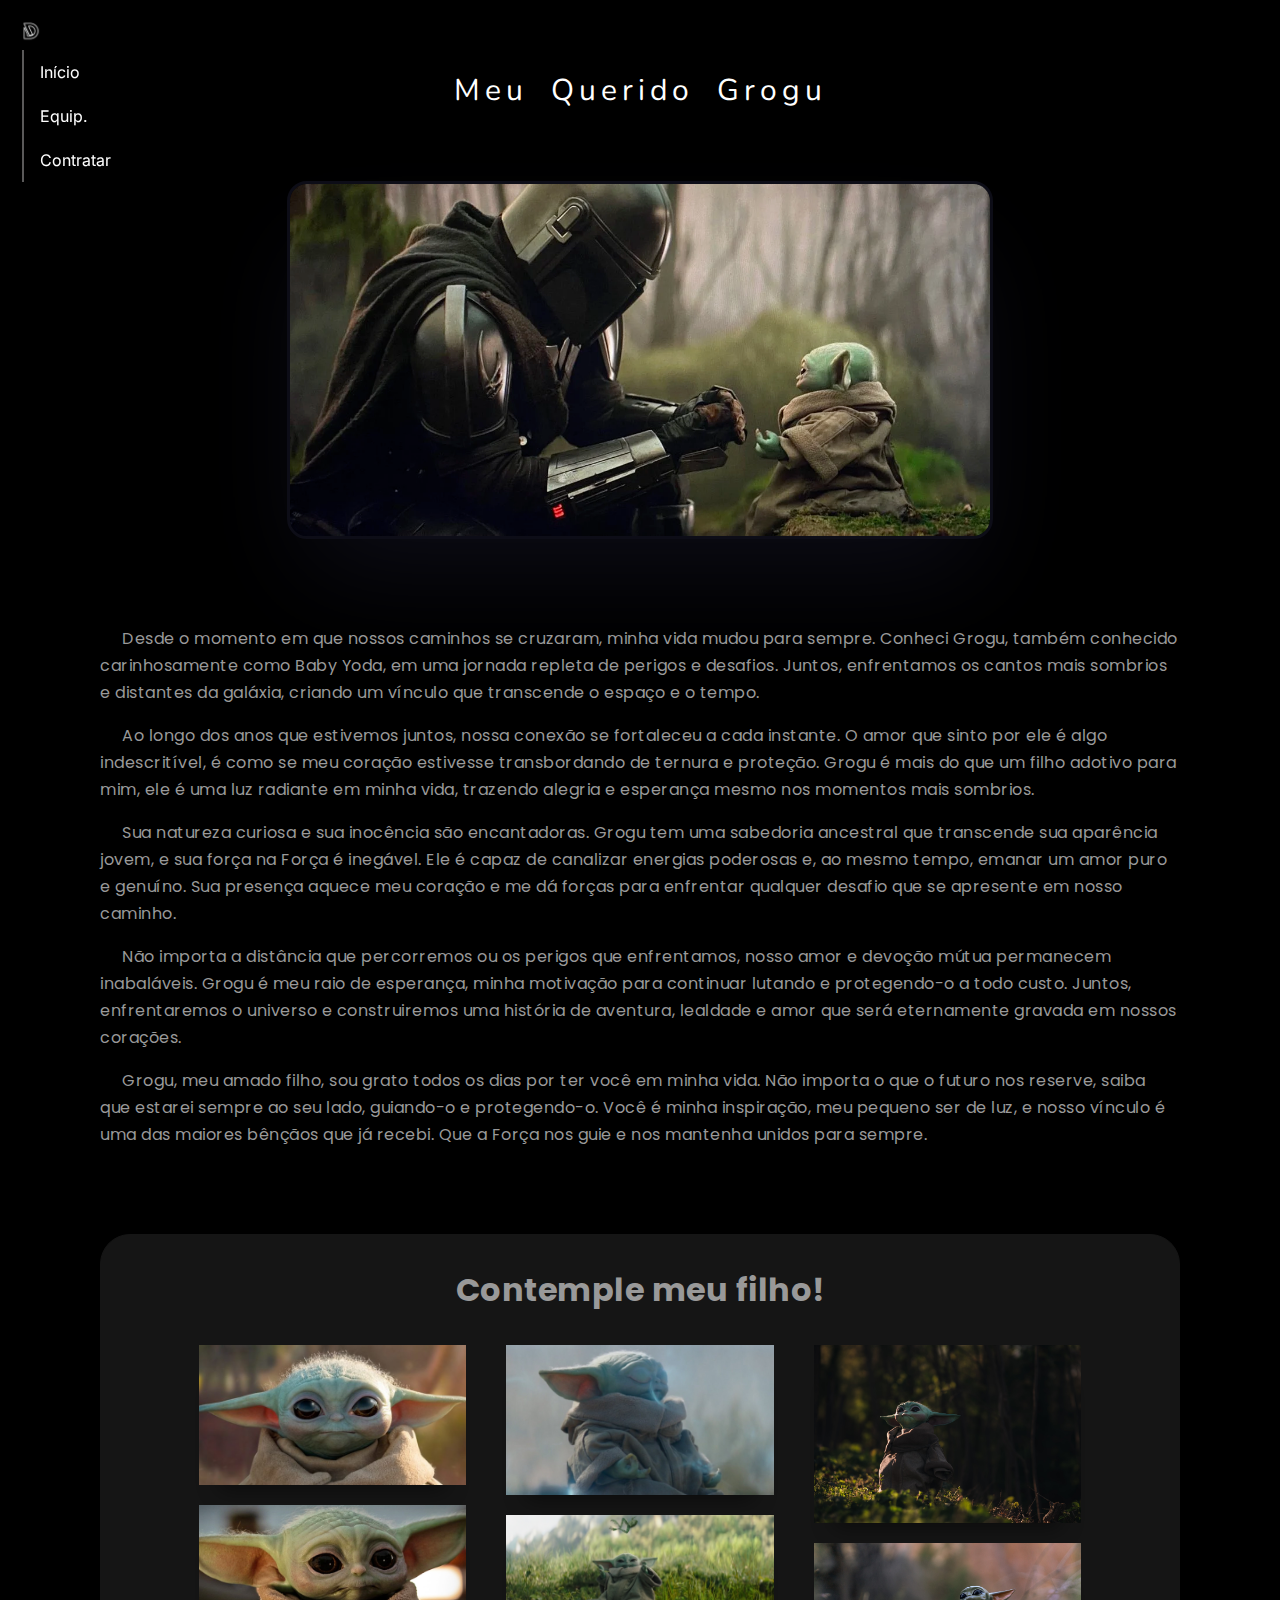
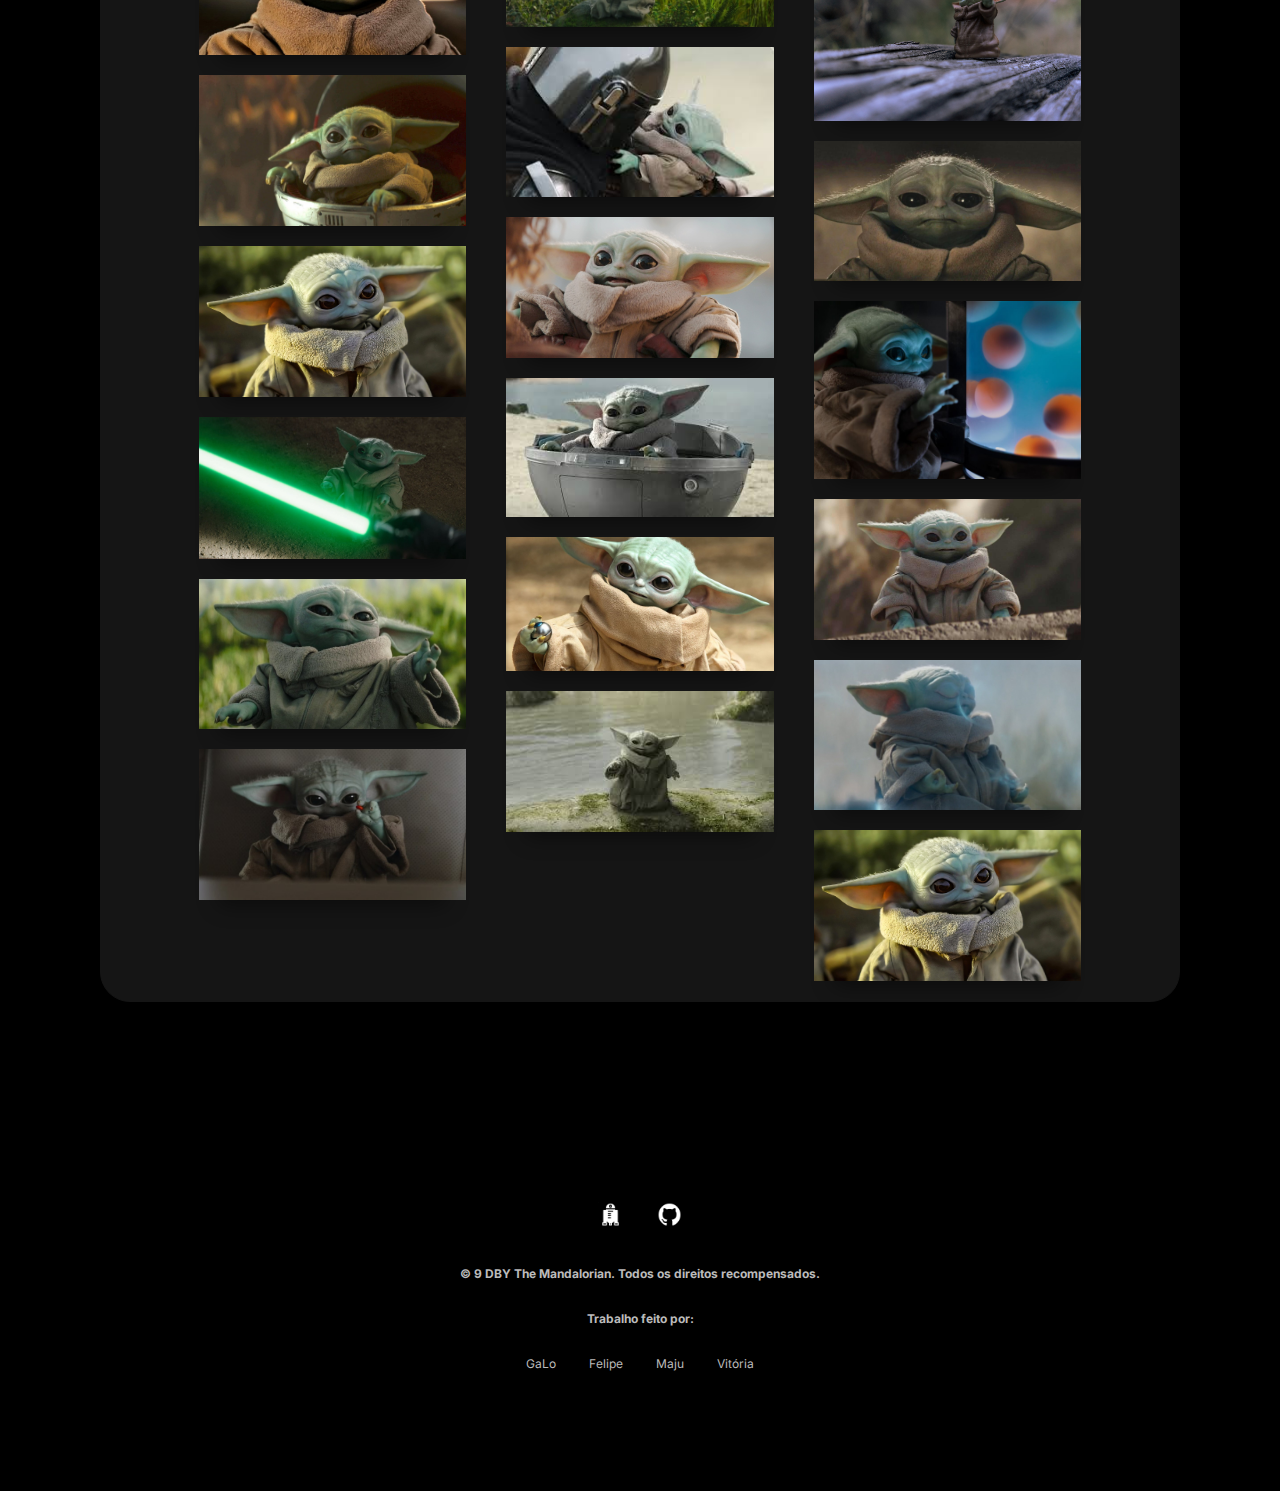
<file: grogu.html>
<!DOCTYPE html>
<html lang="PT-BR">

<head>
    <meta charset="UTF-8">
    <meta http-equiv="X-UA-Compatible" content="IE=edge">
    <meta name="viewport" content="width=device-width, initial-scale=1.0">
    <title>din djarin</title>
    <link rel="shortcute icon" href="noun-helmet-5581227.png">
    <link rel="stylesheet" href="style.css">
</head>

<body>

    <header class="g-header">Meu Querido Grogu</header>


    <div class="g-content">

        <div class="g-content-2">
            <img src="./grogu/grogu1.png" alt="">
            <div class="g-text">
                <p>Desde o momento em que nossos caminhos se cruzaram, minha vida mudou para sempre. Conheci Grogu,
                    também conhecido carinhosamente como Baby Yoda, em uma jornada repleta de perigos e desafios.
                    Juntos, enfrentamos os cantos mais sombrios e distantes da galáxia, criando um vínculo que
                    transcende o espaço e o tempo.</p>
                <p>Ao longo dos anos que estivemos juntos, nossa conexão se fortaleceu a cada instante. O amor que sinto
                    por ele é algo indescritível, é como se meu coração estivesse transbordando de ternura e proteção.
                    Grogu é mais do que um filho adotivo para mim, ele é uma luz radiante em minha vida, trazendo
                    alegria e esperança mesmo nos momentos mais sombrios.</p>
                <p>Sua natureza curiosa e sua inocência são encantadoras. Grogu tem uma sabedoria ancestral que
                    transcende sua aparência jovem, e sua força na Força é inegável. Ele é capaz de canalizar energias
                    poderosas e, ao mesmo tempo, emanar um amor puro e genuíno. Sua presença aquece meu coração e me dá
                    forças para enfrentar qualquer desafio que se apresente em nosso caminho.</p>
                <p>Não importa a distância que percorremos ou os perigos que enfrentamos, nosso amor e devoção mútua
                    permanecem inabaláveis. Grogu é meu raio de esperança, minha motivação para continuar lutando e
                    protegendo-o a todo custo. Juntos, enfrentaremos o universo e construiremos uma história de
                    aventura, lealdade e amor que será eternamente gravada em nossos corações.</p>
                <p>Grogu, meu amado filho, sou grato todos os dias por ter você em minha vida. Não importa o que o
                    futuro nos reserve, saiba que estarei sempre ao seu lado, guiando-o e protegendo-o. Você é minha
                    inspiração, meu pequeno ser de luz, e nosso vínculo é uma das maiores bênçãos que já recebi. Que a
                    Força nos guie e nos mantenha unidos para sempre.</p>
            </div>
        </div>

        <div class="g-grid">
            <div>
                <h1>Contemple meu filho!</h1>
            </div>

            <div class="g-fotos">

                <div class="g-fotos-coluna">
                    <img src="./grogu/grogu2.jpg">
                    <img src="./grogu/grogu3.jpg">
                    <img src="./grogu/grogu4.jpg">
                    <img src="./grogu/grogu5.jpg">
                    <img src="./grogu/grogu6.jpg">
                    <img src="./grogu/grogu7.jpg">
                    <img src="./grogu/grogu8.jpg">
                </div>
                <div class="g-fotos-coluna">
                    <img src="./grogu/grogu9.jpg">
                    <img src="./grogu/grogu10.jpg">
                    <img src="./grogu/grogu11.jpg">
                    <img src="./grogu/grogu12.jpg">
                    <img src="./grogu/grogu13.jpg">
                    <img src="./grogu/grogu14.jpg">
                    <img src="./grogu/grogu15.jpg">
                </div>
                <div class="g-fotos-coluna">
                    <img src="./grogu/grogu16.jpg">
                    <img src="./grogu/grogu17.jpg">
                    <img src="./grogu/grogu18.jpg">
                    <img src="./grogu/grogu19.jpg">
                    <img src="./grogu/grogu20.jpg">
                    <img src="./grogu/grogu9.jpg">
                    <img src="./grogu/grogu5.jpg">
                </div>
            </div>
        </div>
    </div>


    <div class="dropdown">
        <button class="dropbtn"><img src="./icons/menu-white2.png" alt="menu"></button>
        <div class="dropdown-content">
            <a href="./index.html">Início</a>
            <a href="./equip.html">Equip.</a>
            <a href="./form.html">Contratar</a>
        </div>
    </div>

    <div class="any"></div>

    <footer>
        <nav>
            <a href="https://www.starwars.com" target="_blank"><img src="./icons/r2d2.png" alt="r2d2"></a>
            <a href="https://github.com/Gabrzz/4kfullhd" target="_blank"><img src="./icons/github.png" alt=""></a>
        </nav>
        <h1>© 9 DBY The Mandalorian. Todos os direitos recompensados.</h1>
        <h1>Trabalho feito por:</h1>
        <p>GaLo Felipe Maju Vitória</p>
    </footer>

</body>
</file>
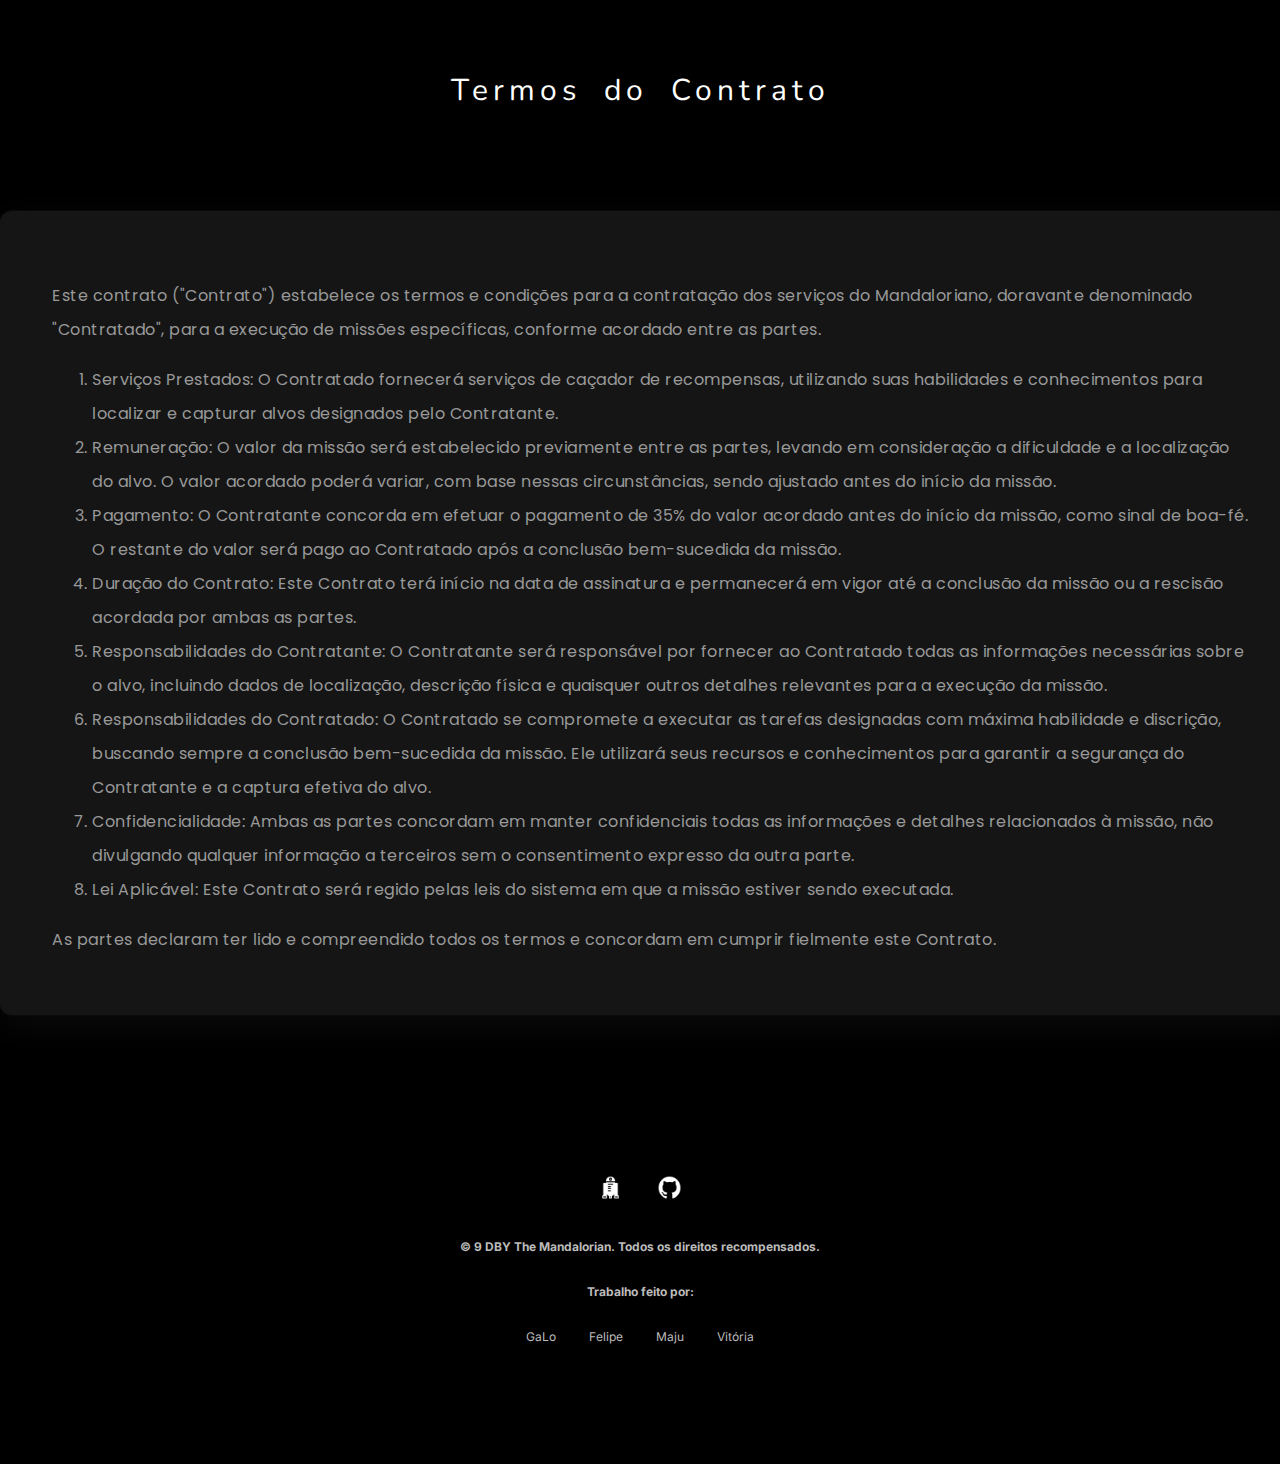
<file: terms.html>
<!DOCTYPE html>
<html lang="PT-BR">

<head>
    <meta charset="UTF-8">
    <meta http-equiv="X-UA-Compatible" content="IE=edge">
    <meta name="viewport" content="width=device-width, initial-scale=1.0">
    <title>din djarin</title>
    <link rel="shortcute icon" href="noun-helmet-5581227.png">
    <link rel="stylesheet" href="style.css">
</head>

<body>

    <header class="t-header">Termos do Contrato</header>

    <div class="t-content">
        
        <p>Este contrato ("Contrato") estabelece os termos e condições para a contratação dos serviços do Mandaloriano, doravante denominado "Contratado", para a execução de missões específicas, conforme acordado entre as partes.</p>

        <ol>
            <li>Serviços Prestados: O Contratado fornecerá serviços de caçador de recompensas, utilizando suas habilidades e conhecimentos para localizar e capturar alvos designados pelo Contratante.</li>
            <li>Remuneração: O valor da missão será estabelecido previamente entre as partes, levando em consideração a dificuldade e a localização do alvo. O valor acordado poderá variar, com base nessas circunstâncias, sendo ajustado antes do início da missão.</li>
            <li>Pagamento: O Contratante concorda em efetuar o pagamento de 35% do valor acordado antes do início da missão, como sinal de boa-fé. O restante do valor será pago ao Contratado após a conclusão bem-sucedida da missão.</li>
            <li>Duração do Contrato: Este Contrato terá início na data de assinatura e permanecerá em vigor até a conclusão da missão ou a rescisão acordada por ambas as partes.</li>
            <li>Responsabilidades do Contratante: O Contratante será responsável por fornecer ao Contratado todas as informações necessárias sobre o alvo, incluindo dados de localização, descrição física e quaisquer outros detalhes relevantes para a execução da missão.</li>
            <li>Responsabilidades do Contratado: O Contratado se compromete a executar as tarefas designadas com máxima habilidade e discrição, buscando sempre a conclusão bem-sucedida da missão. Ele utilizará seus recursos e conhecimentos para garantir a segurança do Contratante e a captura efetiva do alvo.</li>
            <li>Confidencialidade: Ambas as partes concordam em manter confidenciais todas as informações e detalhes relacionados à missão, não divulgando qualquer informação a terceiros sem o consentimento expresso da outra parte.</li>
            <li>Lei Aplicável: Este Contrato será regido pelas leis do sistema em que a missão estiver sendo executada.</li>
        </ol>

        <p>As partes declaram ter lido e compreendido todos os termos e concordam em cumprir fielmente este Contrato.</p>

    </div>



    <div class="any"></div>

    <footer>
        <nav>
            <a href="https://www.starwars.com" target="_blank"><img src="./icons/r2d2.png" alt="r2d2"></a>
            <a href="https://github.com/Gabrzz/4kfullhd" target="_blank"><img src="./icons/github.png" alt=""></a>
        </nav>
        <h1>© 9 DBY The Mandalorian. Todos os direitos recompensados.</h1>
        <h1>Trabalho feito por:</h1>
        <p>GaLo Felipe Maju Vitória</p>
    </footer>

</body>
</file>
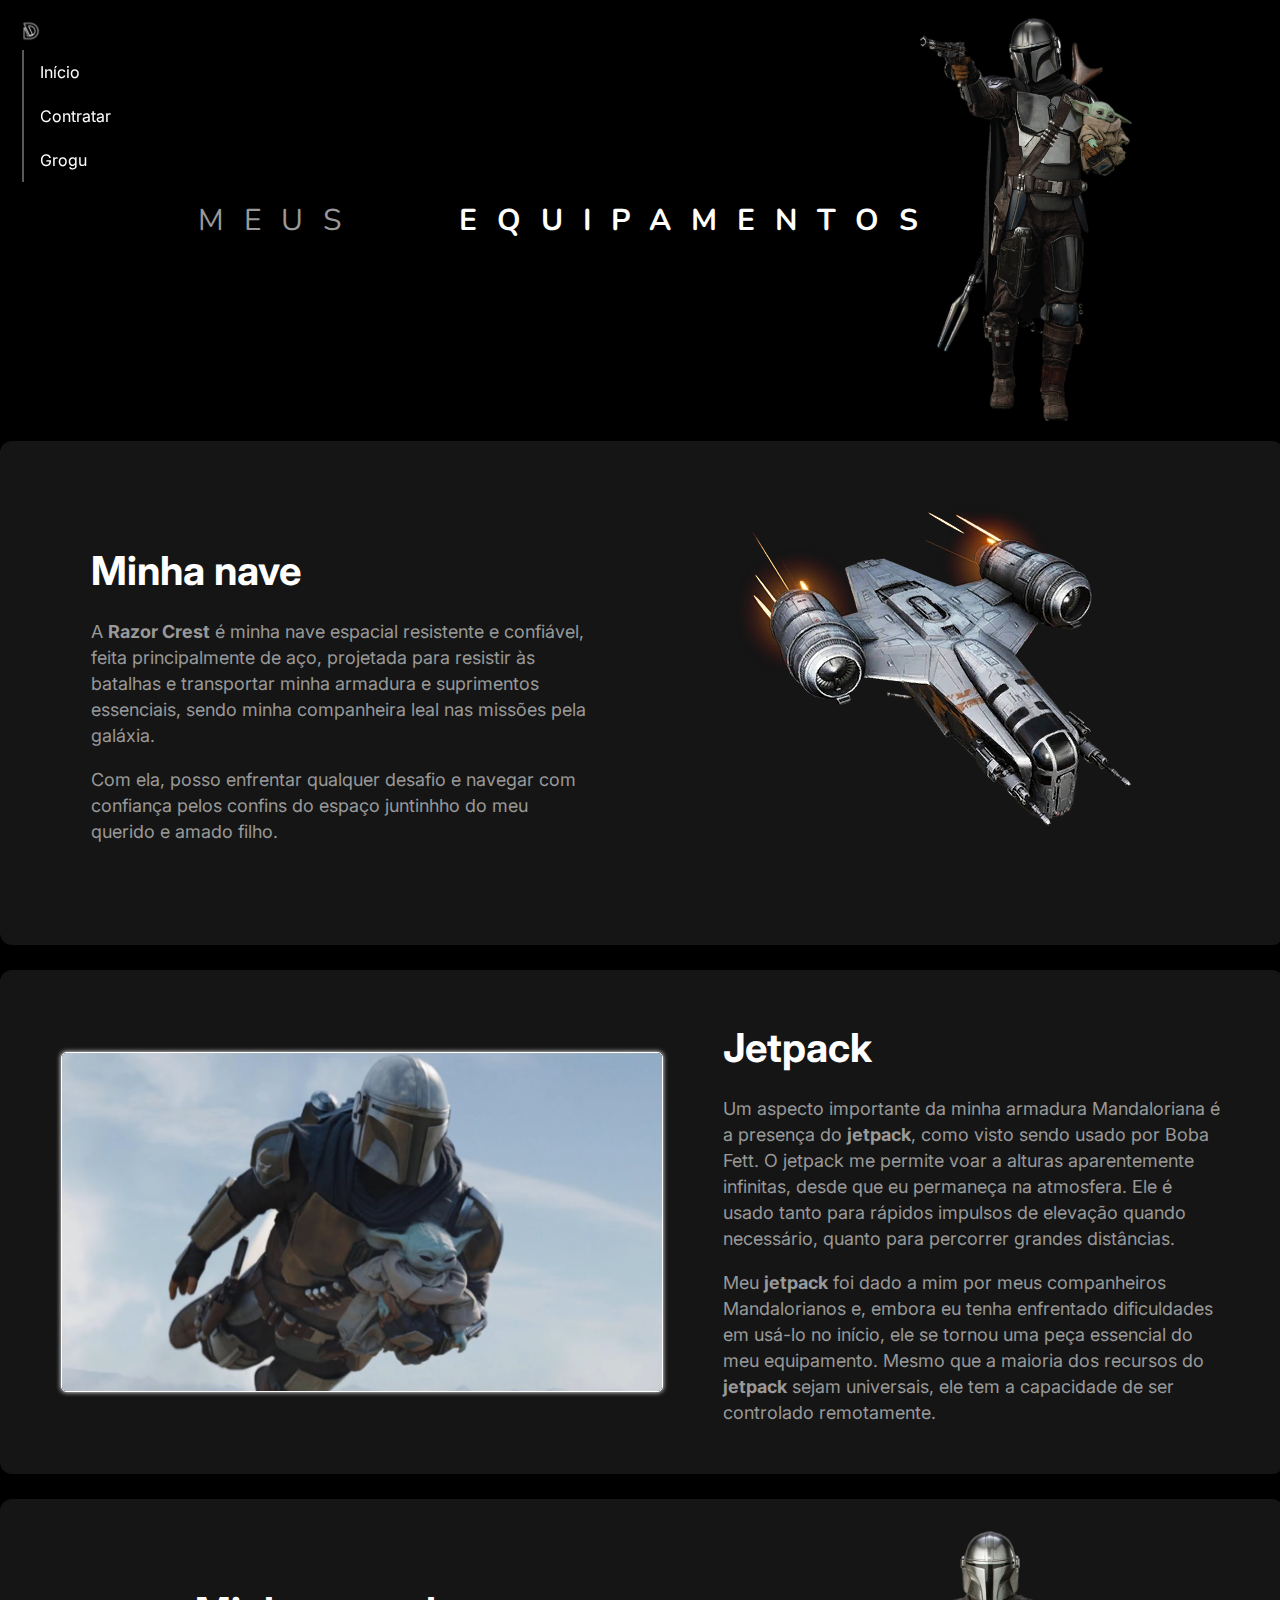
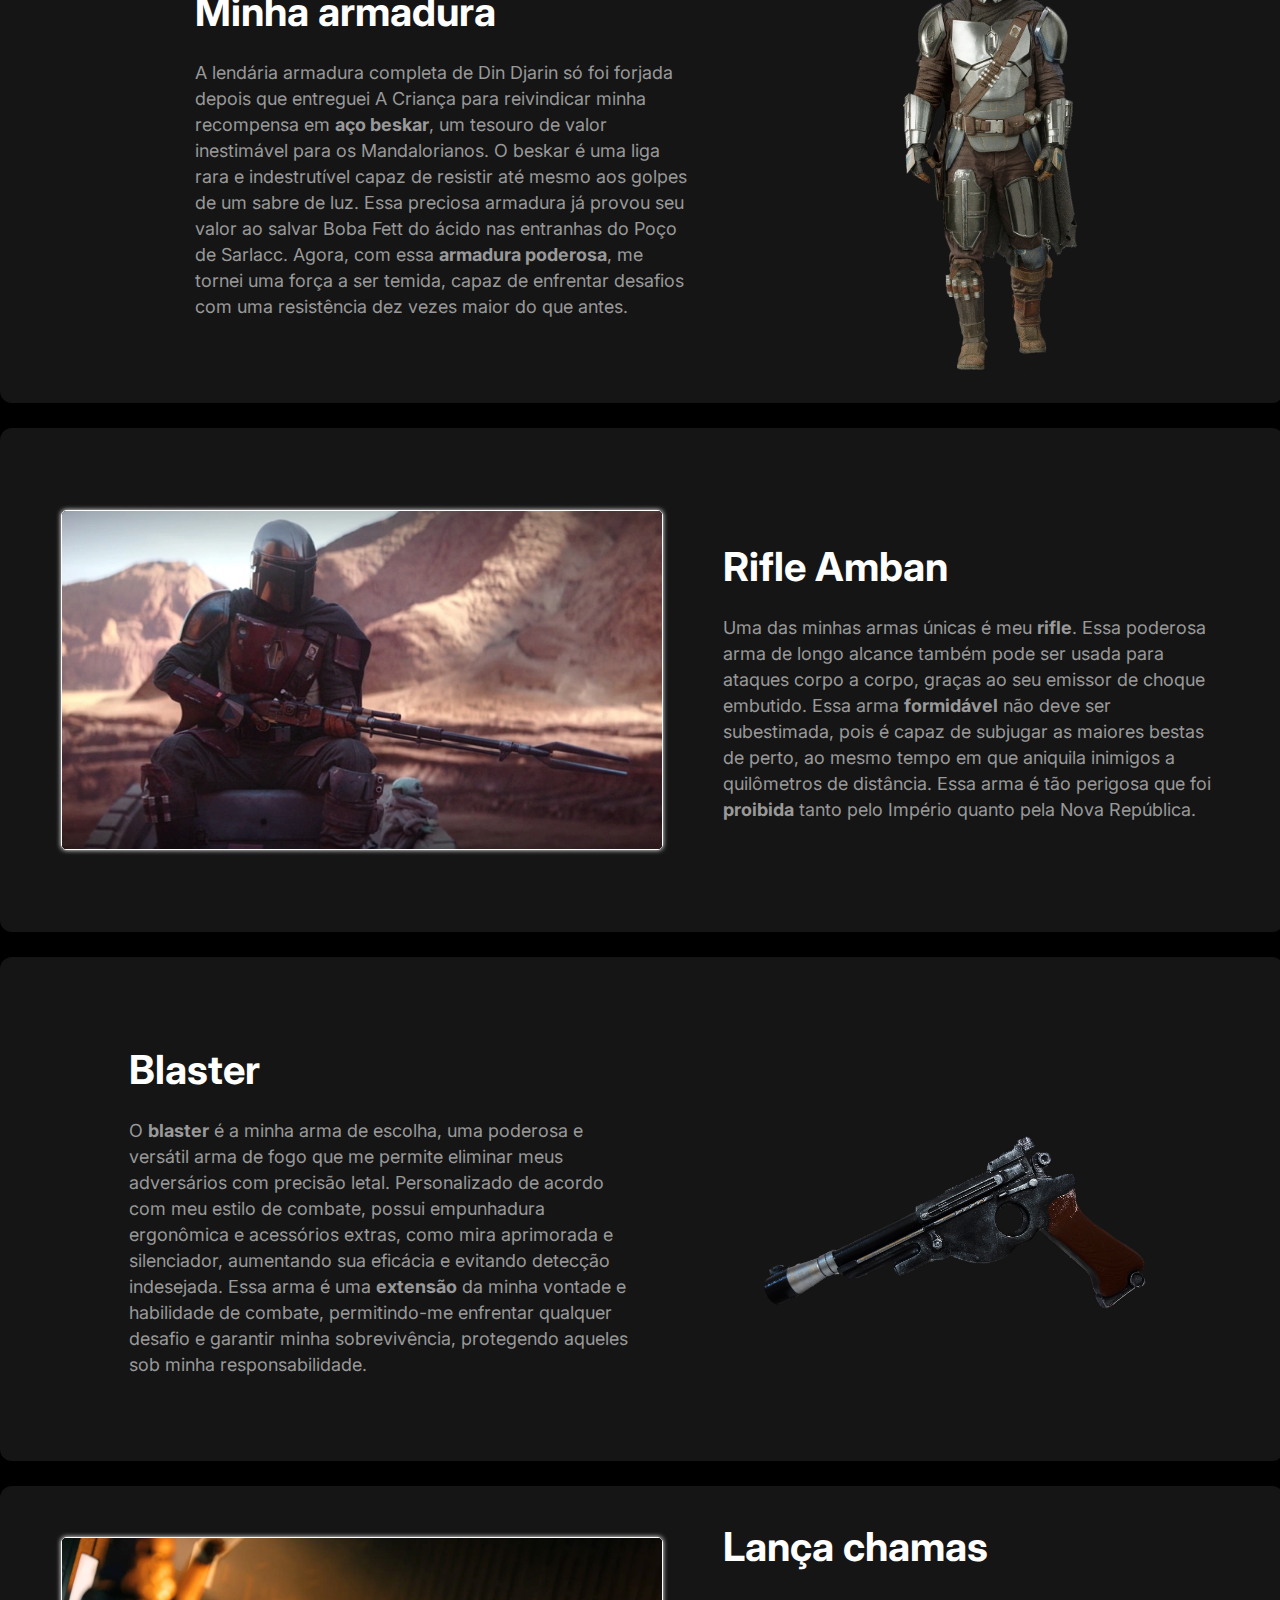
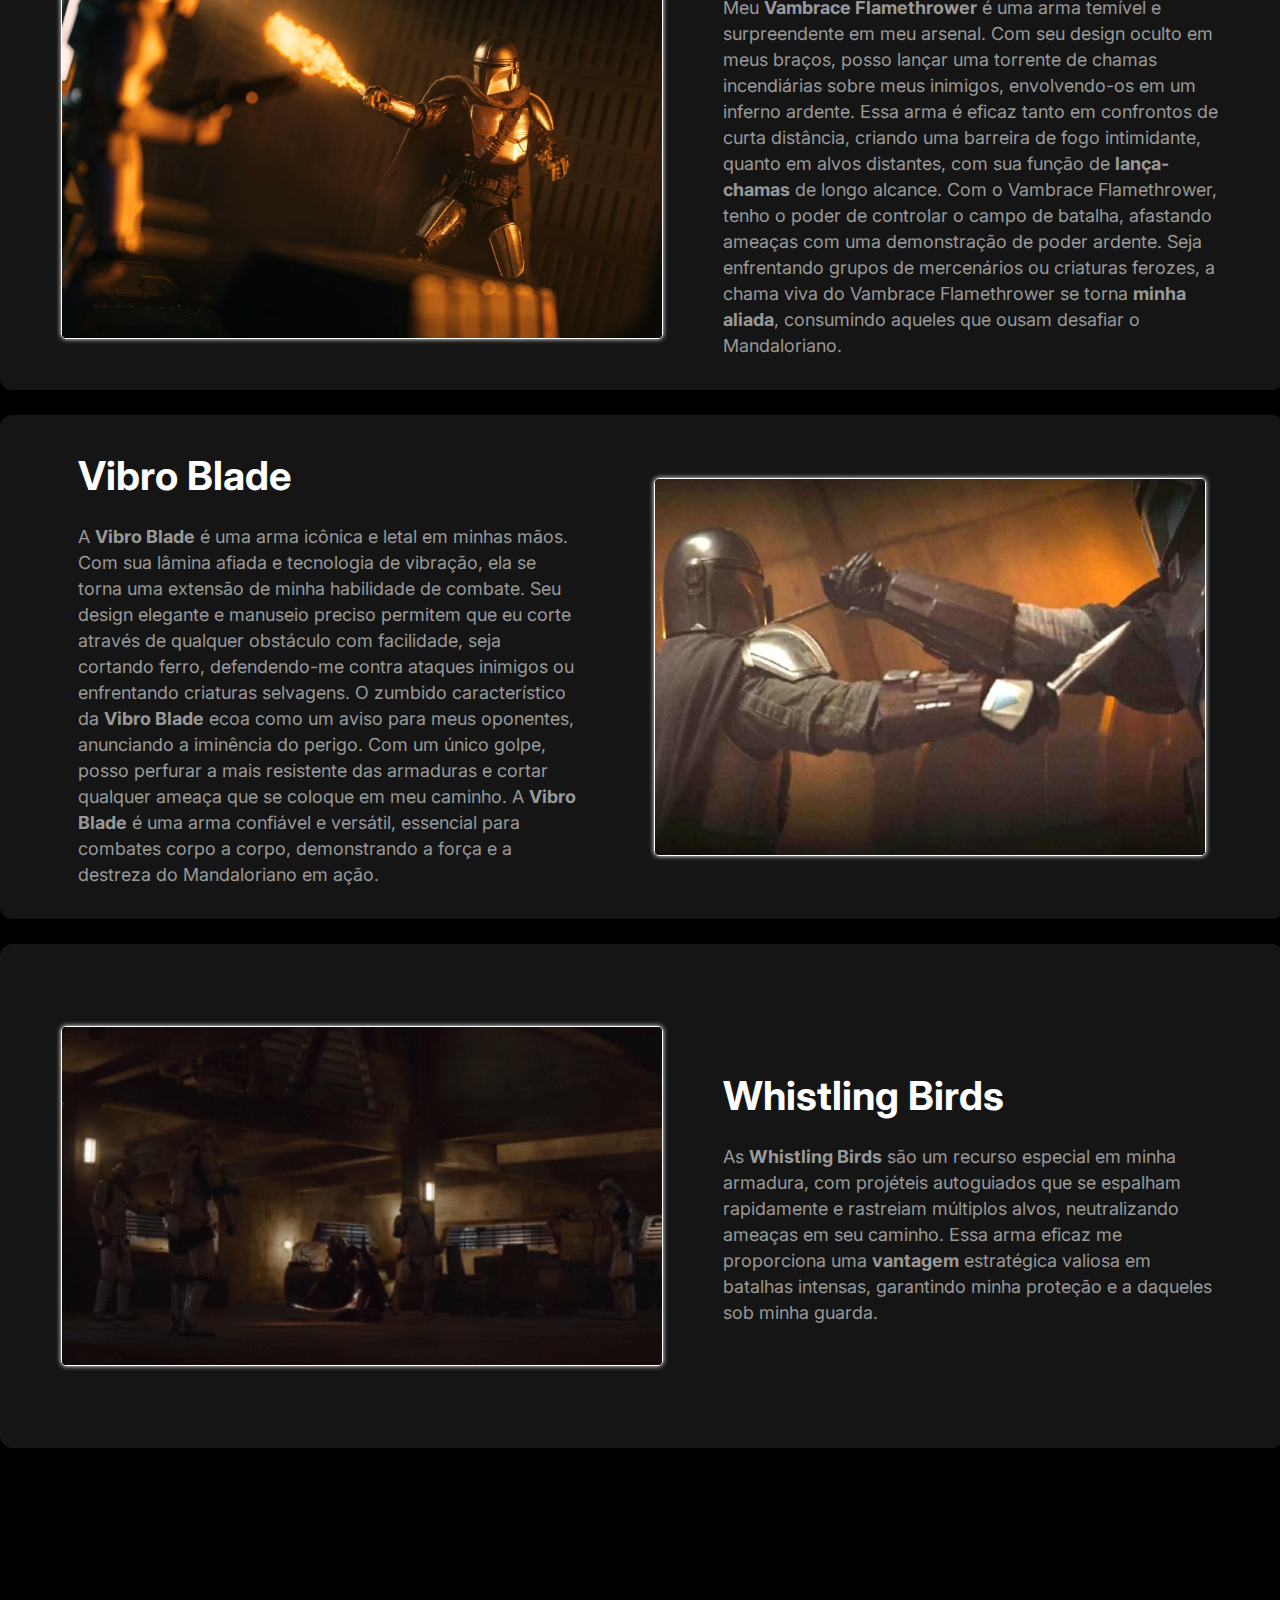
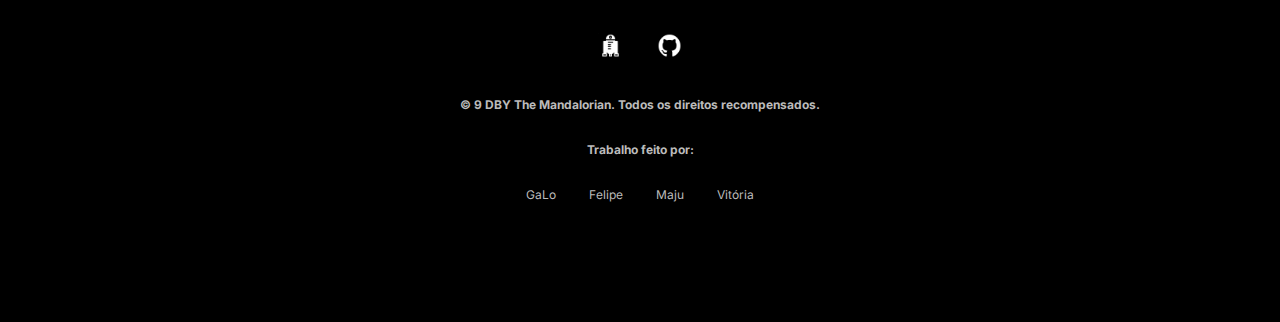
<file: dindjarin/equip.html>
<!DOCTYPE html>
<html lang="PT-BR">

<head>
    <meta charset="UTF-8">
    <meta http-equiv="X-UA-Compatible" content="IE=edge">
    <meta name="viewport" content="width=device-width, initial-scale=1.0">
    <title>din djarin</title>
    <link rel="shortcute icon" href="noun-helmet-5581227.png">
    <link rel="stylesheet" href="style.css">
</head>

<body>

    <header class="e-header">
        MEUS <strong>EQUIPAMENTOS</strong>
    </header>

    <div class="e-content">
        <div class="e-text">
            <h1>Minha nave</h1>
            <p>A <strong>Razor Crest</strong> é minha nave espacial resistente e confiável, feita principalmente de aço,
                projetada para
                resistir às batalhas e transportar minha armadura e suprimentos essenciais, sendo minha companheira leal
                nas
                missões pela galáxia.</p>
            <p> Com ela, posso enfrentar qualquer desafio e navegar com confiança pelos confins do
                espaço juntinhho do meu querido e amado filho.</p>
        </div>
        <img src="./equip/nave.png" alt="">
    </div>

    <div class="e-content">
        <img src="./equip/jetpack.jpg" alt="" id="img1">
        <div class="e-text">
            <h1>Jetpack</h1>
            <p>Um aspecto importante da minha armadura Mandaloriana é a presença do <strong>jetpack</strong>, como visto
                sendo usado por
                Boba Fett. O jetpack me permite voar a alturas aparentemente infinitas, desde que eu permaneça na
                atmosfera. Ele é usado tanto para rápidos impulsos de elevação quando necessário, quanto para percorrer
                grandes distâncias.</p>
            <p>Meu <strong>jetpack</strong> foi dado a mim por meus companheiros Mandalorianos e, embora eu tenha
                enfrentado dificuldades em usá-lo no início, ele se tornou uma peça essencial do meu equipamento. Mesmo
                que
                a maioria dos recursos do <strong>jetpack</strong> sejam universais, ele tem a capacidade de ser
                controlado
                remotamente.</p>
        </div>
    </div>

    <div class="e-content">
        <div class="e-text">
            <h1>Minha armadura</h1>
            <p>A lendária armadura completa de Din Djarin só foi forjada depois que entreguei A Criança para reivindicar
                minha recompensa em <strong>aço beskar</strong>, um tesouro de valor inestimável para os Mandalorianos.
                O beskar é uma
                liga rara e indestrutível capaz de resistir até mesmo aos golpes de um sabre de luz. Essa preciosa
                armadura já provou seu valor ao salvar Boba Fett do ácido nas entranhas do Poço de Sarlacc. Agora, com
                essa <strong>armadura poderosa</strong>, me tornei uma força a ser temida, capaz de enfrentar desafios
                com uma
                resistência dez vezes maior do que antes.</p>
        </div>
        <img src="./equip/armor.png" alt="" id="img2">
    </div>

    <div class="e-content">
        <img src="./equip/rifle.png" alt="" id="img1">
        <div class="e-text">
            <h1>Rifle Amban</h1>
            <p>Uma das minhas armas únicas é meu <strong>rifle</strong>. Essa poderosa arma de longo alcance também pode
                ser usada para
                ataques corpo a corpo, graças ao seu emissor de choque embutido. Essa arma <strong>formidável</strong>
                não deve ser
                subestimada, pois é capaz de subjugar as maiores
                bestas de perto, ao mesmo tempo em que aniquila inimigos a quilômetros de distância. Essa arma é tão
                perigosa que foi <strong>proibida</strong> tanto pelo Império quanto pela Nova República.</p>
        </div>
    </div>

    <div class="e-content">
        <div class="e-text">
            <h1>Blaster</h1>
            <p>O <strong>blaster</strong> é a minha arma de escolha, uma poderosa e versátil arma de fogo que me permite
                eliminar meus
                adversários com precisão letal. Personalizado de acordo com meu estilo de combate, possui empunhadura
                ergonômica e acessórios extras, como mira aprimorada e silenciador, aumentando sua eficácia e evitando
                detecção indesejada. Essa arma é uma <strong>extensão</strong> da minha vontade e habilidade de combate,
                permitindo-me
                enfrentar qualquer desafio e garantir minha sobrevivência, protegendo aqueles sob minha
                responsabilidade.</p>
        </div>
        <img src="./equip/blaster.png" alt="" id="img3">
    </div>

    <div class="e-content">
        <img src="./equip/chamas.png" alt="" id="img1">
        <div class="e-text">
            <h1>Lança chamas</h1>
            <p>Meu <strong>Vambrace Flamethrower</strong> é uma arma temível e surpreendente em meu arsenal. Com seu
                design oculto em
                meus braços, posso lançar uma torrente de chamas incendiárias sobre meus inimigos, envolvendo-os em um
                inferno ardente. Essa arma é eficaz tanto em confrontos de curta distância, criando uma barreira de fogo
                intimidante, quanto em alvos distantes, com sua função de <strong>lança-chamas</strong> de longo
                alcance. Com o Vambrace
                Flamethrower, tenho o poder de controlar o campo de batalha, afastando ameaças com uma demonstração de
                poder ardente. Seja enfrentando grupos de mercenários ou criaturas ferozes, a chama viva do Vambrace
                Flamethrower se torna <strong>minha aliada</strong>, consumindo aqueles que ousam desafiar o
                Mandaloriano.</p>
        </div>
    </div>

    <div class="e-content">
        <div class="e-text">
            <h1>Vibro Blade</h1>
            <p>A <strong>Vibro Blade</strong> é uma arma icônica e letal em minhas mãos. Com sua lâmina afiada e
                tecnologia de vibração,
                ela se torna uma extensão de minha habilidade de combate. Seu design elegante e manuseio preciso
                permitem que eu corte através de qualquer obstáculo com facilidade, seja cortando ferro, defendendo-me
                contra ataques inimigos ou enfrentando criaturas selvagens. O zumbido característico da <strong>Vibro
                    Blade</strong> ecoa como um aviso para meus oponentes, anunciando a iminência
                do perigo. Com um único golpe, posso perfurar a mais resistente das armaduras e cortar qualquer ameaça
                que se coloque em meu caminho. A <strong>Vibro Blade</strong> é uma arma confiável e versátil, essencial
                para combates
                corpo a corpo, demonstrando a força e a destreza do Mandaloriano em ação.</p>
        </div>
        <img src="./equip/blade.png" alt="" id="img4">
    </div>

    <div class="e-content">
        <img src="./equip/birds.gif" alt="" id="img5">
        <div class="e-text">
            <h1>Whistling Birds</h1>
            <p>As <strong>Whistling Birds</strong> são um recurso especial em minha armadura, com projéteis autoguiados
                que se espalham
                rapidamente e rastreiam múltiplos alvos, neutralizando ameaças em seu caminho. Essa arma eficaz me
                proporciona uma <strong>vantagem</strong> estratégica valiosa em batalhas intensas, garantindo minha
                proteção e a
                daqueles sob minha guarda.</p>
        </div>
    </div>

    <div class="any"></div>

    <div class="dropdown">
        <button class="dropbtn"><img src="./icons/menu-white2.png" alt="menu"></button>
        <div class="dropdown-content">
            <a href="./index.html">Início</a>
            <a href="./form.html">Contratar</a>
            <a href="./grogu.html">Grogu</a>
        </div>
    </div>

    <footer>
        <nav>
            <a href="https://www.starwars.com" target="_blank"><img src="./icons/r2d2.png" alt="r2d2"></a>
            <a href="https://github.com/majucnn/4fullhd" target="_blank"><img src="./icons/github.png" alt=""></a>
        </nav>
        <h1>© 9 DBY The Mandalorian. Todos os direitos recompensados.</h1>
        <h1>Trabalho feito por:</h1>
        <p>GaLo Felipe Maju Vitória</p>
    </footer>



</body>
</file>
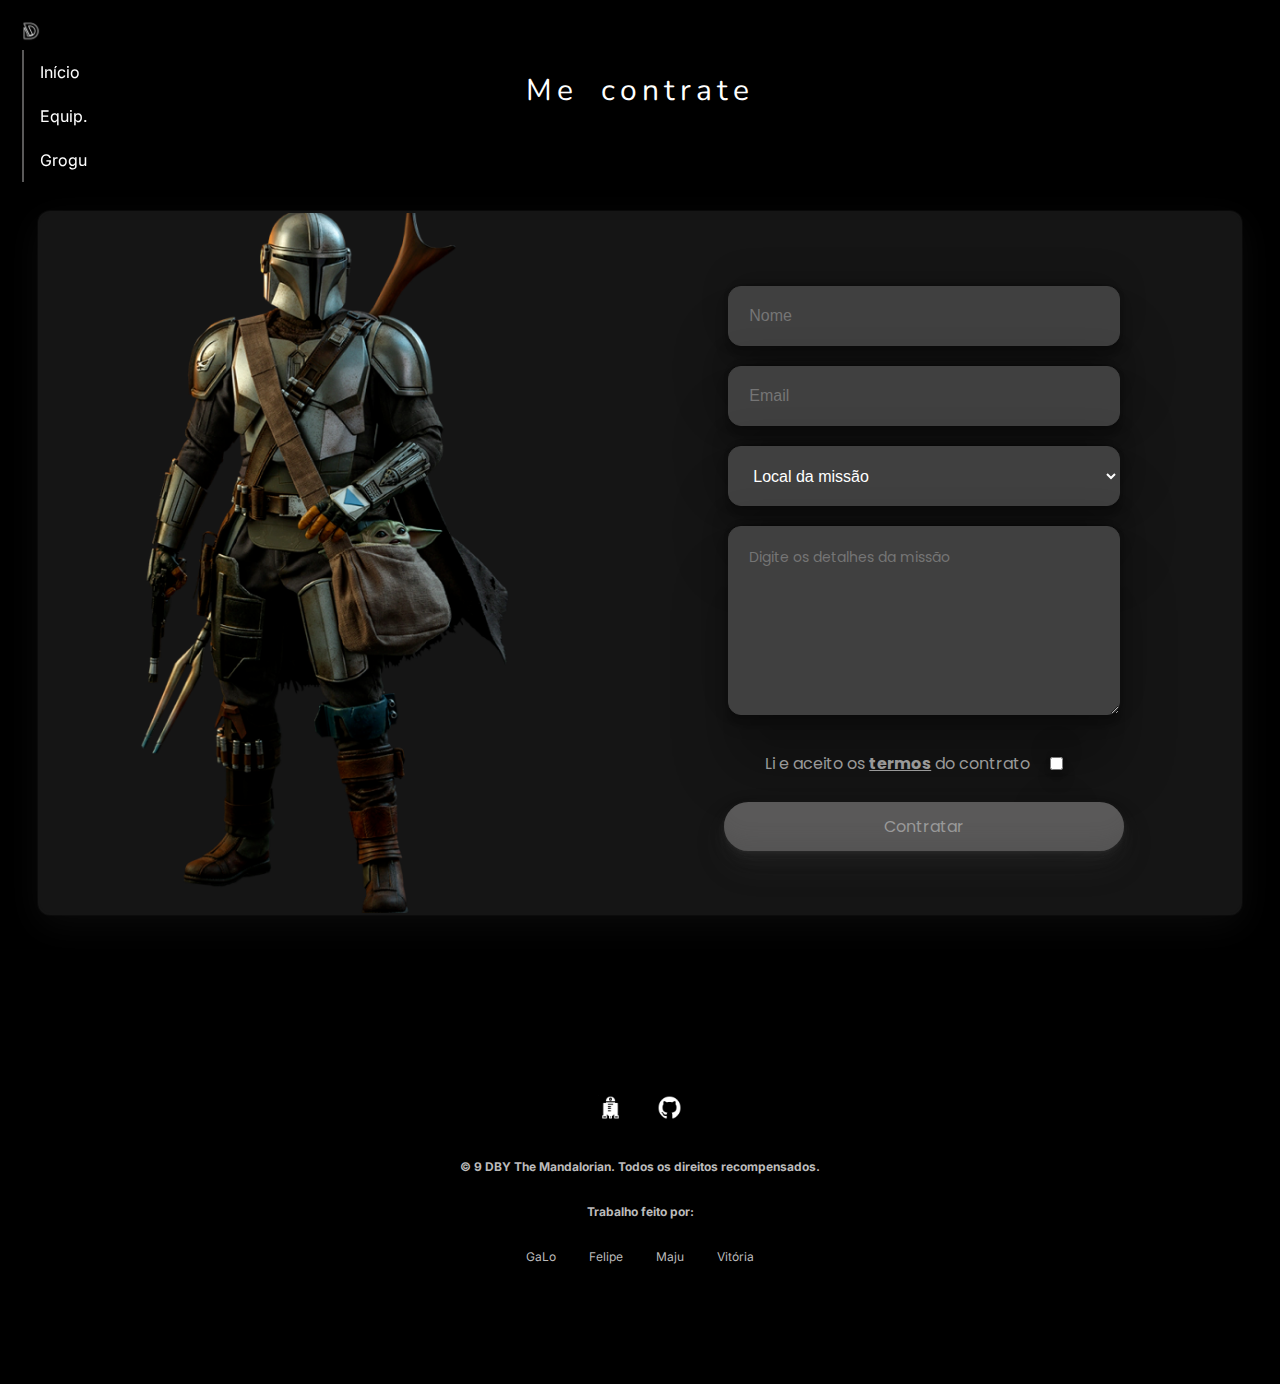
<file: dindjarin/form.html>
<!DOCTYPE html>
<html lang="PT-BR">

<head>
    <meta charset="UTF-8">
    <meta http-equiv="X-UA-Compatible" content="IE=edge">
    <meta name="viewport" content="width=device-width, initial-scale=1.0">
    <title>din djarin</title>
    <link rel="shortcute icon" href="noun-helmet-5581227.png">
    <link rel="stylesheet" href="style.css">
</head>

<body>

    <header class="f-header">Me contrate</header>

    <div class="f-content">
        <div class="f-form">
            <form action="" method="post" name="contratar">

                <input class="f-input" type="text" placeholder="Nome">

                <input class="f-input" type="email" placeholder="Email">

                <select name="" class="f-input f-option">
                    <option value="">Local da missão</option>
                    <option value="">==/==</option>
                    <option value="">Núcleo</option>
                    <option value="">Colônias</option>
                    <option value="">Orla interior</option>
                    <option value="">Orla média</option>
                    <option value="">Orla exterior</option>
                    <option value="">Região da expansão</option>
                    <option value="">Regiões Desconhecidas</option>
                    <option value="">Espaço Selvagem</option>
                </select>

                <textarea name="" class="f-input f-text" placeholder="Digite os detalhes da missão" cols="20" rows="7"></textarea>
                    
                <div class="f-terms">
                       <p>Li e aceito os <a href="./terms.html" target="_blank"><strong>termos</strong></a> do contrato</p><input type="checkbox" name="Professores ruins" class="f-input">
                </div>
             
                <div class="f-button-div"><button class="f-button">Contratar</button></div>

            </form>
        </div>

        <div>
            <img class="f-img" src="./djarin/dj3.png" alt="">
        </div>
    </div>

    <div class="dropdown">
        <button class="dropbtn"><img src="./icons/menu-white2.png" alt="menu"></button>
        <div class="dropdown-content">
            <a href="./index.html">Início</a>
            <a href="./equip.html">Equip.</a>
            <a href="./grogu.html">Grogu</a>
        </div>
    </div>

    <div class="any"></div>

    <footer>
        <nav>
            <a href="https://www.starwars.com" target="_blank"><img src="./icons/r2d2.png" alt="r2d2"></a>
            <a href="https://github.com/majucnn/4fullhd" target="_blank"><img src="./icons/github.png" alt=""></a>
        </nav>
        <h1>© 9 DBY The Mandalorian. Todos os direitos recompensados.</h1>
        <h1>Trabalho feito por:</h1>
        <p>GaLo Felipe Maju Vitória</p>
    </footer>

</body>
</file>
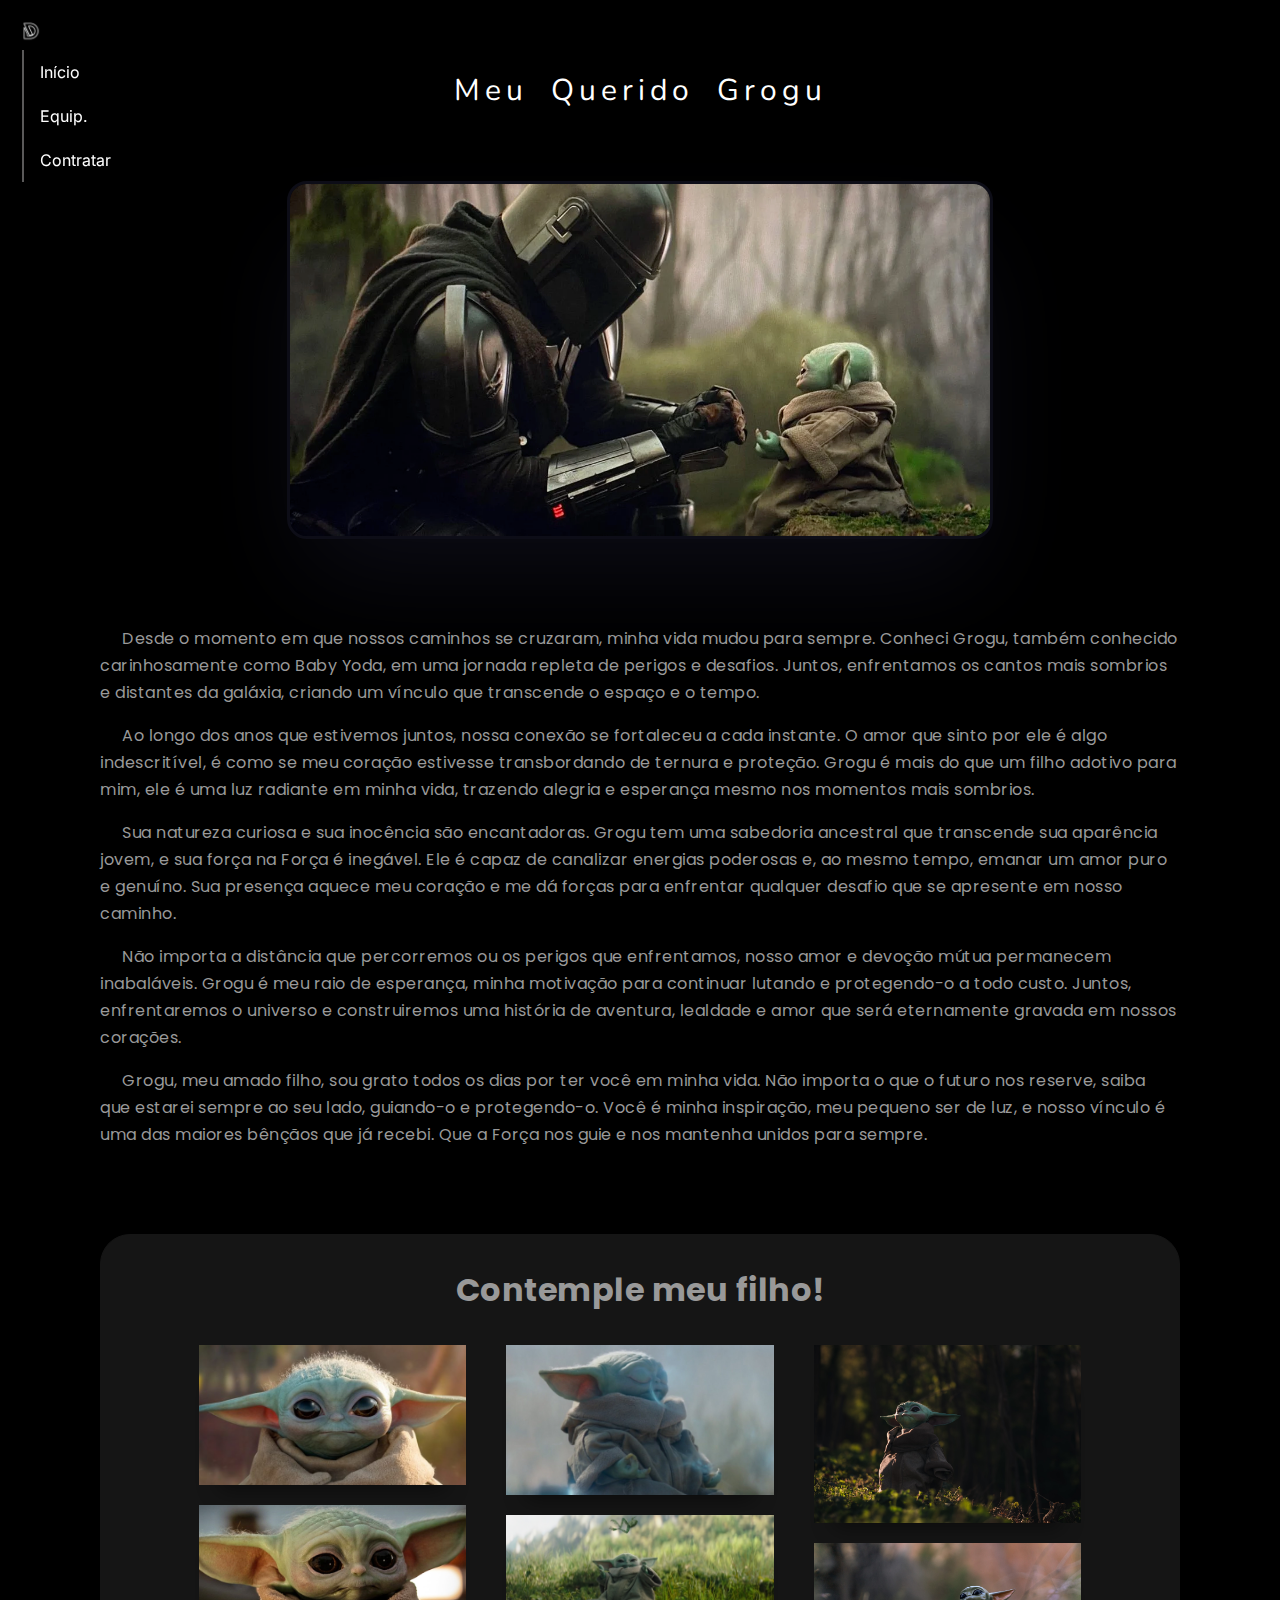
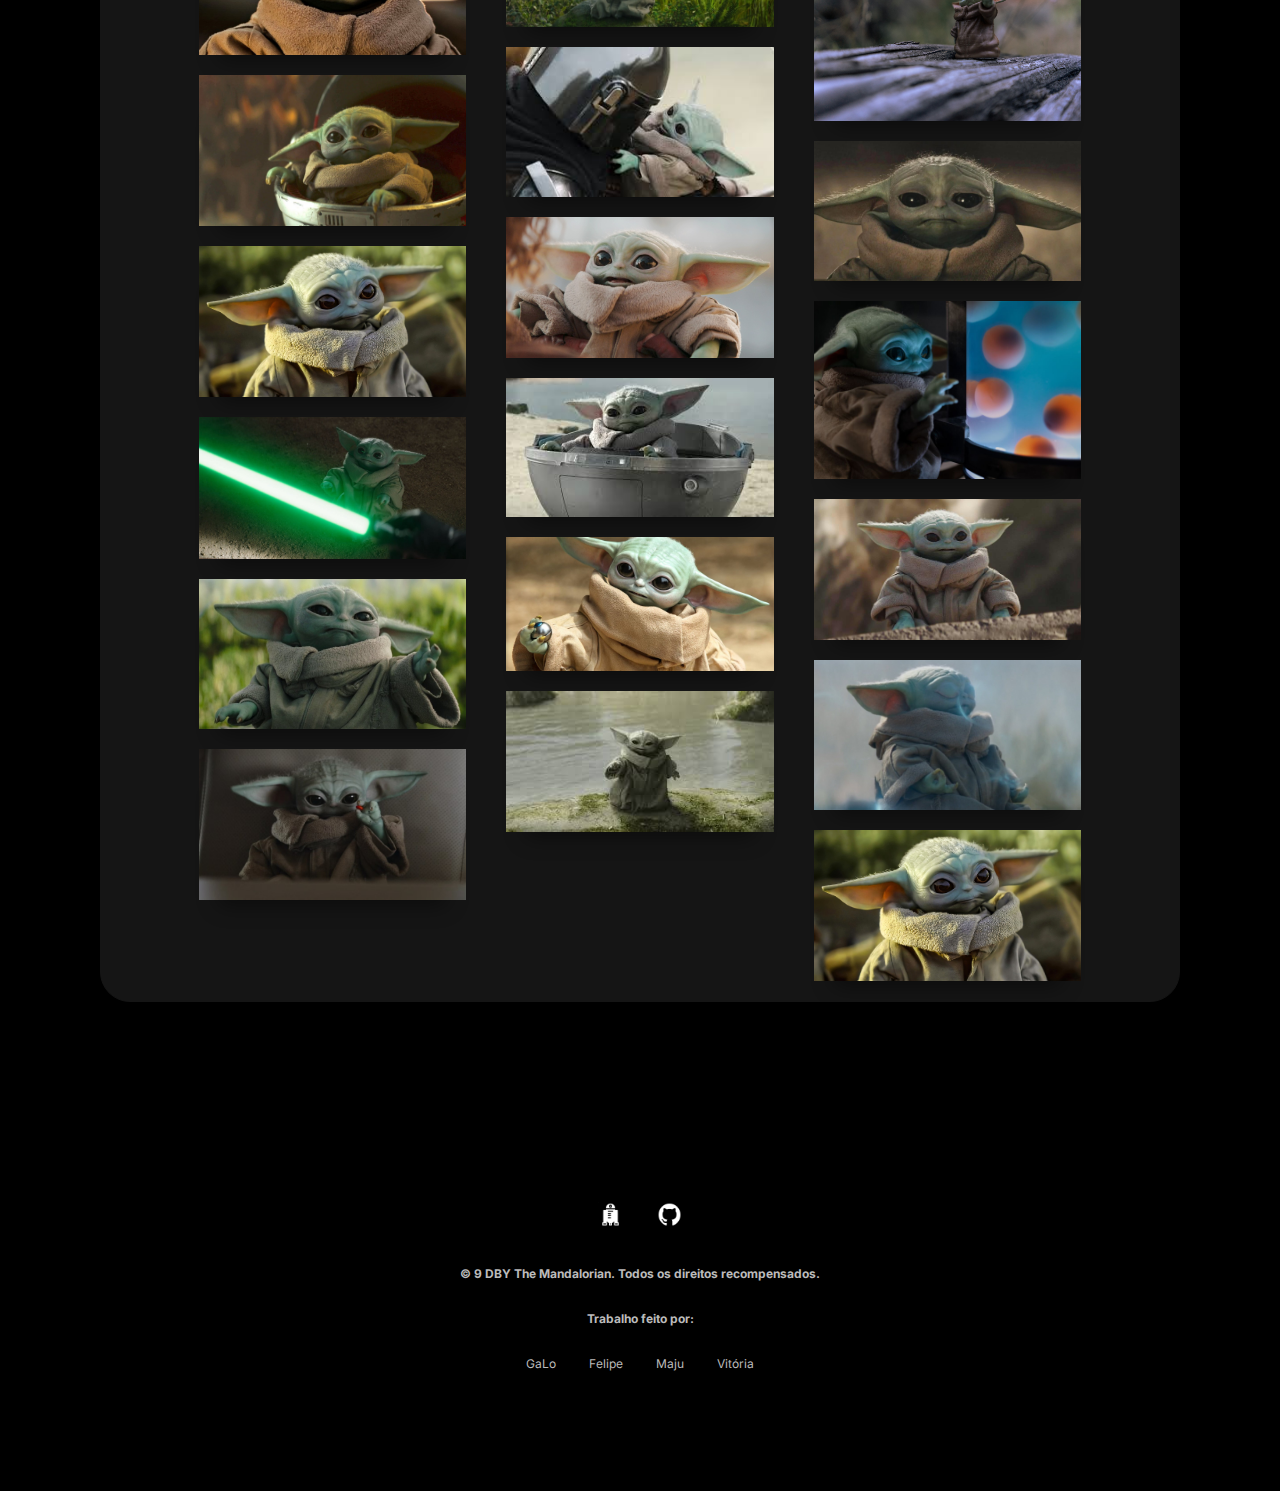
<file: dindjarin/grogu.html>
<!DOCTYPE html>
<html lang="PT-BR">

<head>
    <meta charset="UTF-8">
    <meta http-equiv="X-UA-Compatible" content="IE=edge">
    <meta name="viewport" content="width=device-width, initial-scale=1.0">
    <title>din djarin</title>
    <link rel="shortcute icon" href="noun-helmet-5581227.png">
    <link rel="stylesheet" href="style.css">
</head>

<body>

    <header class="g-header">Meu Querido Grogu</header>


    <div class="g-content">

        <div class="g-content-2">
            <img src="./grogu/grogu1.png" alt="">
            <div class="g-text">
                <p>Desde o momento em que nossos caminhos se cruzaram, minha vida mudou para sempre. Conheci Grogu,
                    também conhecido carinhosamente como Baby Yoda, em uma jornada repleta de perigos e desafios.
                    Juntos, enfrentamos os cantos mais sombrios e distantes da galáxia, criando um vínculo que
                    transcende o espaço e o tempo.</p>
                <p>Ao longo dos anos que estivemos juntos, nossa conexão se fortaleceu a cada instante. O amor que sinto
                    por ele é algo indescritível, é como se meu coração estivesse transbordando de ternura e proteção.
                    Grogu é mais do que um filho adotivo para mim, ele é uma luz radiante em minha vida, trazendo
                    alegria e esperança mesmo nos momentos mais sombrios.</p>
                <p>Sua natureza curiosa e sua inocência são encantadoras. Grogu tem uma sabedoria ancestral que
                    transcende sua aparência jovem, e sua força na Força é inegável. Ele é capaz de canalizar energias
                    poderosas e, ao mesmo tempo, emanar um amor puro e genuíno. Sua presença aquece meu coração e me dá
                    forças para enfrentar qualquer desafio que se apresente em nosso caminho.</p>
                <p>Não importa a distância que percorremos ou os perigos que enfrentamos, nosso amor e devoção mútua
                    permanecem inabaláveis. Grogu é meu raio de esperança, minha motivação para continuar lutando e
                    protegendo-o a todo custo. Juntos, enfrentaremos o universo e construiremos uma história de
                    aventura, lealdade e amor que será eternamente gravada em nossos corações.</p>
                <p>Grogu, meu amado filho, sou grato todos os dias por ter você em minha vida. Não importa o que o
                    futuro nos reserve, saiba que estarei sempre ao seu lado, guiando-o e protegendo-o. Você é minha
                    inspiração, meu pequeno ser de luz, e nosso vínculo é uma das maiores bênçãos que já recebi. Que a
                    Força nos guie e nos mantenha unidos para sempre.</p>
            </div>
        </div>

        <div class="g-grid">
            <div>
                <h1>Contemple meu filho!</h1>
            </div>

            <div class="g-fotos">

                <div class="g-fotos-coluna">
                    <img src="./grogu/grogu2.jpg">
                    <img src="./grogu/grogu3.jpg">
                    <img src="./grogu/grogu4.jpg">
                    <img src="./grogu/grogu5.jpg">
                    <img src="./grogu/grogu6.jpg">
                    <img src="./grogu/grogu7.jpg">
                    <img src="./grogu/grogu8.jpg">
                </div>
                <div class="g-fotos-coluna">
                    <img src="./grogu/grogu9.jpg">
                    <img src="./grogu/grogu10.jpg">
                    <img src="./grogu/grogu11.jpg">
                    <img src="./grogu/grogu12.jpg">
                    <img src="./grogu/grogu13.jpg">
                    <img src="./grogu/grogu14.jpg">
                    <img src="./grogu/grogu15.jpg">
                </div>
                <div class="g-fotos-coluna">
                    <img src="./grogu/grogu16.jpg">
                    <img src="./grogu/grogu17.jpg">
                    <img src="./grogu/grogu18.jpg">
                    <img src="./grogu/grogu19.jpg">
                    <img src="./grogu/grogu20.jpg">
                    <img src="./grogu/grogu9.jpg">
                    <img src="./grogu/grogu5.jpg">
                </div>
            </div>
        </div>
    </div>


    <div class="dropdown">
        <button class="dropbtn"><img src="./icons/menu-white2.png" alt="menu"></button>
        <div class="dropdown-content">
            <a href="./index.html">Início</a>
            <a href="./equip.html">Equip.</a>
            <a href="./form.html">Contratar</a>
        </div>
    </div>

    <div class="any"></div>

    <footer>
        <nav>
            <a href="https://www.starwars.com" target="_blank"><img src="./icons/r2d2.png" alt="r2d2"></a>
            <a href="https://github.com/majucnn/4fullhd" target="_blank"><img src="./icons/github.png" alt=""></a>
        </nav>
        <h1>© 9 DBY The Mandalorian. Todos os direitos recompensados.</h1>
        <h1>Trabalho feito por:</h1>
        <p>GaLo Felipe Maju Vitória</p>
    </footer>

</body>
</file>
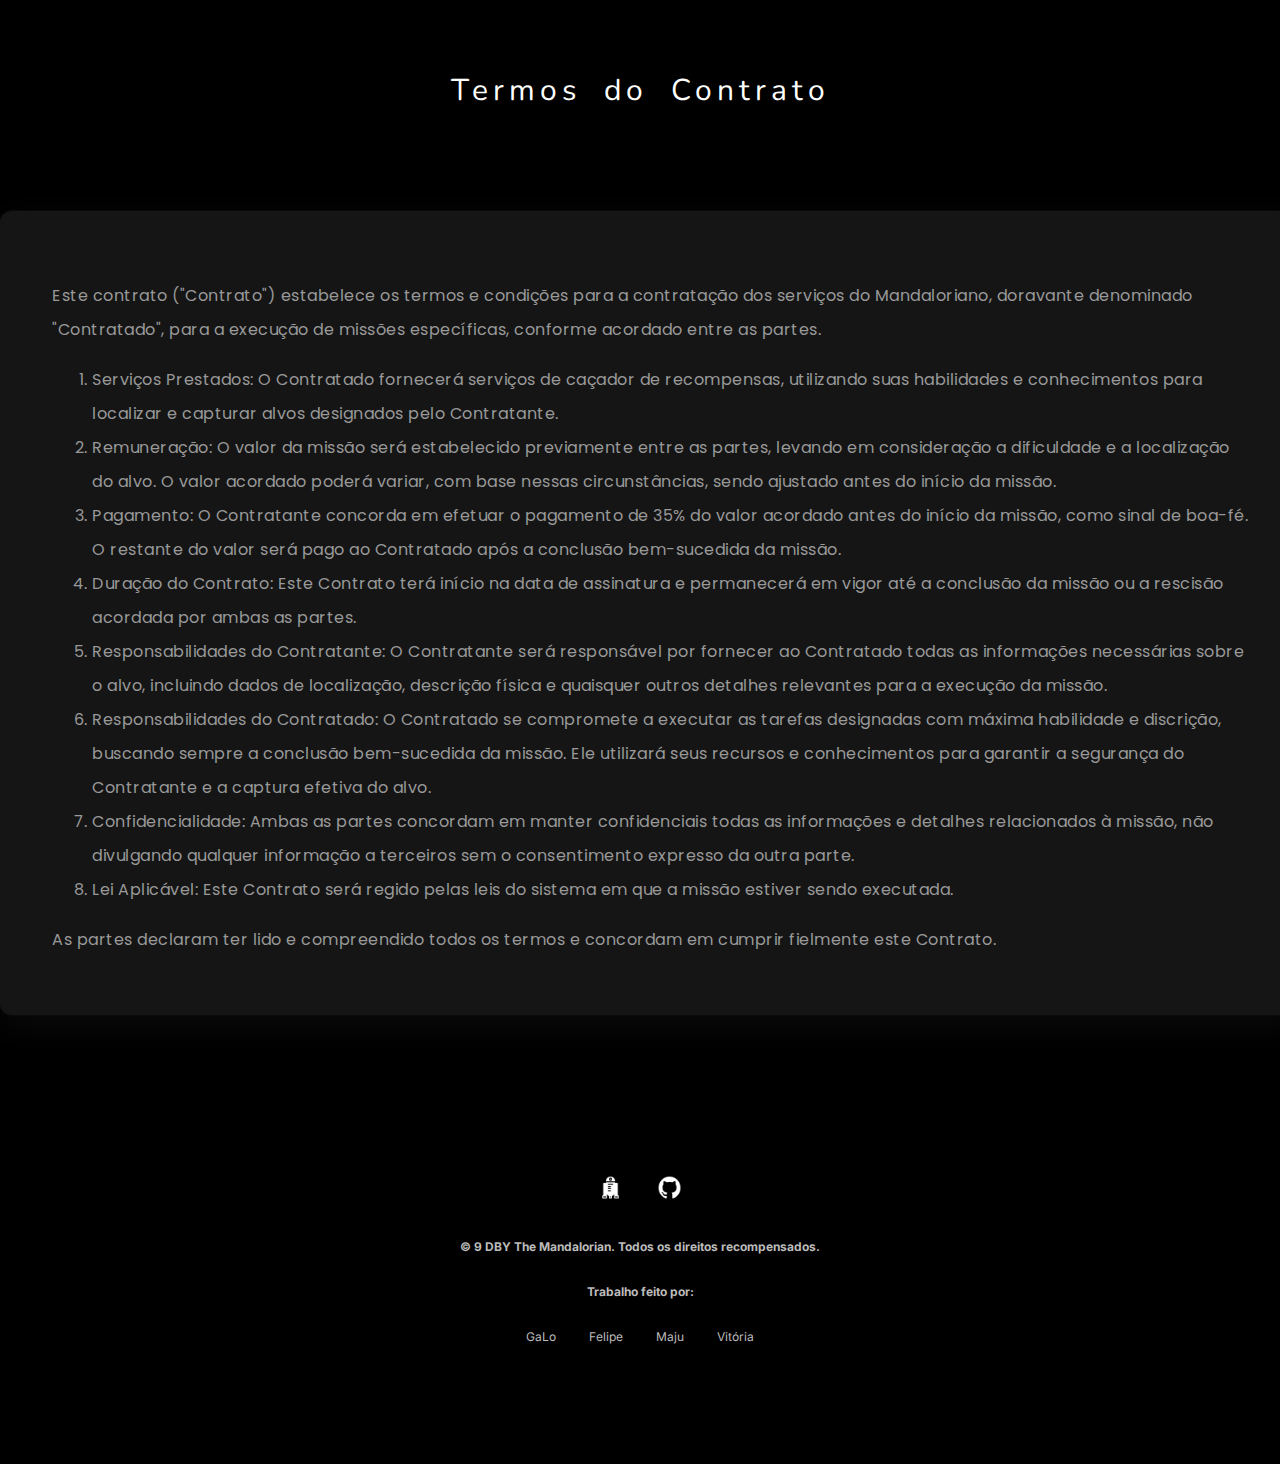
<file: dindjarin/terms.html>
<!DOCTYPE html>
<html lang="PT-BR">

<head>
    <meta charset="UTF-8">
    <meta http-equiv="X-UA-Compatible" content="IE=edge">
    <meta name="viewport" content="width=device-width, initial-scale=1.0">
    <title>din djarin</title>
    <link rel="shortcute icon" href="noun-helmet-5581227.png">
    <link rel="stylesheet" href="style.css">
</head>

<body>

    <header class="t-header">Termos do Contrato</header>

    <div class="t-content">
        
        <p>Este contrato ("Contrato") estabelece os termos e condições para a contratação dos serviços do Mandaloriano, doravante denominado "Contratado", para a execução de missões específicas, conforme acordado entre as partes.</p>

        <ol>
            <li>Serviços Prestados: O Contratado fornecerá serviços de caçador de recompensas, utilizando suas habilidades e conhecimentos para localizar e capturar alvos designados pelo Contratante.</li>
            <li>Remuneração: O valor da missão será estabelecido previamente entre as partes, levando em consideração a dificuldade e a localização do alvo. O valor acordado poderá variar, com base nessas circunstâncias, sendo ajustado antes do início da missão.</li>
            <li>Pagamento: O Contratante concorda em efetuar o pagamento de 35% do valor acordado antes do início da missão, como sinal de boa-fé. O restante do valor será pago ao Contratado após a conclusão bem-sucedida da missão.</li>
            <li>Duração do Contrato: Este Contrato terá início na data de assinatura e permanecerá em vigor até a conclusão da missão ou a rescisão acordada por ambas as partes.</li>
            <li>Responsabilidades do Contratante: O Contratante será responsável por fornecer ao Contratado todas as informações necessárias sobre o alvo, incluindo dados de localização, descrição física e quaisquer outros detalhes relevantes para a execução da missão.</li>
            <li>Responsabilidades do Contratado: O Contratado se compromete a executar as tarefas designadas com máxima habilidade e discrição, buscando sempre a conclusão bem-sucedida da missão. Ele utilizará seus recursos e conhecimentos para garantir a segurança do Contratante e a captura efetiva do alvo.</li>
            <li>Confidencialidade: Ambas as partes concordam em manter confidenciais todas as informações e detalhes relacionados à missão, não divulgando qualquer informação a terceiros sem o consentimento expresso da outra parte.</li>
            <li>Lei Aplicável: Este Contrato será regido pelas leis do sistema em que a missão estiver sendo executada.</li>
        </ol>

        <p>As partes declaram ter lido e compreendido todos os termos e concordam em cumprir fielmente este Contrato.</p>

    </div>



    <div class="any"></div>

    <footer>
        <nav>
            <a href="https://www.starwars.com" target="_blank"><img src="./icons/r2d2.png" alt="r2d2"></a>
            <a href="https://github.com/majucnn/4fullhd" target="_blank"><img src="./icons/github.png" alt=""></a>
        </nav>
        <h1>© 9 DBY The Mandalorian. Todos os direitos recompensados.</h1>
        <h1>Trabalho feito por:</h1>
        <p>GaLo Felipe Maju Vitória</p>
    </footer>

</body>
</file>
<file: style.css>
@import url('https://fonts.googleapis.com/css2?family=Inter:wght@300;700&family=Nunito:wght@300;500;800&family=Poppins:wght@400;500;700&display=swap');

:root {
    --corFundo: #000000;
    --corPrincipal: #4c0a00;
    --corSecundária: #5a5959;
    --corTerciaria: #404040;
    --text1: #ffffff;
    --text2: #999999;
    --footer: #BBBBBB;
    --footer2: #5c5b5b;
    --equip1: #151515;
}


/* TAGS */

body {
    background-color: var(--corFundo);
    color: white;
    margin: 0;
    font-family: 'Inter', sans-serif;
}

header {
    color: var(--corSecundária);
    font-family: 'Nunito', sans-serif;
    text-align: center;
    word-spacing: 70px;
    font-size: 30px;
    padding: 300px 200px;
    background-image: url(./img/mand3.png);
    background-repeat: no-repeat;
    background-position: top;
    background-size: 120%;
    margin: 0px;
    color: var(--text1);
}

footer {
    margin-top: 400px;
    margin-bottom: 100px;
    padding: 100px;
    display: inline;
    text-align: center;
    color: var(--footer);
}

footer img {
    max-width: 25px;
    margin-bottom: 25px;
}

footer img:hover {
    opacity: 0.6;
}

footer a {
    margin: 15px;
}

footer h1 {
    font-size: 12px;
    margin: 10px;
    margin-bottom: 30px;
}

footer p {
    font-size: 12px;
    text-align: center;
    margin: auto;
    word-spacing: 30px;
}



/* ID's */


#img1 {
    max-width: 600px;
    box-shadow: 0px 0px 5px white;
    border: solid 1px white;
    border-radius: 5px;
}

#img2 {
    max-width: 200px;
}

#img3 {
    max-width: 400px;
}

#img4 {
    max-width: 550px;
    box-shadow: 0px 0px 5px white;
    border: solid 1px white;
    border-radius: 5px;
}

#img5 {
    min-width: 600px;
    box-shadow: 0px 0px 5px white;
    border: solid 1px white;
    border-radius: 5px;
}


/* Classes */

.dropbtn {
    background-color: transparent;
    color: white;
    padding: 16px;
    font-size: 16px;
    border: none;
    cursor: pointer;
    display: inline;
    float: left;
    position: fixed;
    top: 0;
}

.dropbtn img {
    max-width: 30px;
}

.dropdown {
    position: relative;
    display: inline-block;
}

.dropdown-content {
    display: none;
    position: absolute;
    min-width: 110px;
    margin-left: 22px;
    z-index: 1;
    float: left;
    top: 50px;
    position: fixed;
    border-left: solid var(--corSecundária) 2px;
}

.dropdown-content a {
    color: var(--text1);
    padding: 12px 16px;
    text-decoration: none;
    display: block;
}

.dropdown-content a:hover {
    color: var(--text2);
}

.dropdown:hover .dropdown-content {
    display: block;
}


.text {
    background-image: url(./djarin/dj4.png);
    background-repeat: no-repeat;
    background-position: top right;
    background-size: 60%;
    height: 1300px;
}

.text h1 {
    font-size: 24px;
    color: var(--text1);
    line-height: 40px;
}

.text p {
    font-size: 16px;
    color: var(--text2);
    letter-spacing: 0.5px;
    line-height: 24px;
}

.text a {
    text-decoration: underline var(--text2) dotted 2px;
    color: var(--text2);
}

.content {
    margin: 40px 130px 40px 130px;
    max-width: 500px;
    padding-bottom: 100px;
    padding-left: 15px;
}

.razor {
    margin: auto;
    max-width: 1200px;
    text-align: center;
    display: block;
}

.razor a {
    text-decoration: none;
    color: var(--text1);
}

.razor h1 {
    text-align: center;
    margin: auto;
    margin-top: 100px;
    top: 0;
    padding: 10px;
    font-size: 35px;
    border-bottom: solid var(--corSecundária) 2px;
    max-width: 500px;
}

.razor p {
    color: var(--text2);
    letter-spacing: 0.5px;
    line-height: 24px;
}

.razor img {
    max-width: 1000px;
    text-align: center center;
    margin: auto;
    margin-top: 40px;
}

.razor2 {
    text-align: center;
    margin: auto;
    margin-top: 80px;
    margin-bottom: 250px;
    padding: 10px;
}

.razor-btn {
    min-width: 500px;
    margin: 100px;
    margin-top: 200px;
    padding: 20px 100px;
    background-color: transparent;
    color: var(--text2);
    text-decoration: none;
    border-radius: 10px;
    border: solid var(--text2) 1px;
}

.razor-btn:hover {
    color: var(--text1);
    border-color: var(--text1);
}

.e-header {
    background-image: url(./djarin/dj5.png);
    background-repeat: no-repeat;
    background-size: 20%;
    background-position: right;
    max-width: 1400px;
    width: 70%;
    letter-spacing: 20px;
    padding: 10px;
    text-align: center center;
    padding: 200px 120px;
    color: var(--text2);
}

.e-header strong {
    color: var(--text1);
}

.e-content {
    background-color: var(--equip1);
    border: solid var(--equip1) 2px;
    border-radius: 12px;
    display: flex;
    overflow: hidden;
    width: 100%;
    height: 500px;
    max-width: 1400px;
    margin-right: auto;
    margin-left: auto;
    padding-left: 0px;
    justify-content: space-evenly;
    align-items: center;
    margin-bottom: 25px;
}

.e-content img {
    max-width: 120%;
    right: 0;
}

.e-content h1 {
    font-size: 40px;
    color: var(--text1);
    line-height: 42px;
    max-width: 500px;
}

.e-content p {
    font-size: 18px;
    color: var(--text2);
    line-height: 26px;
    max-width: 500px;
    left: 0;
}

.any {
    padding: 70px;
}


.f-header,
.t-header,
.g-header {
    background-image: none;
    word-spacing: 10px;
    letter-spacing: 5px;
    text-align: center;
    padding: 0;
    margin: 70px 0px 100px 0px;
    color: var(--text1);
}

.f-content {
    font-family: 'Poppins', sans-serif;
    background-color: var(--equip1);
    border: solid var(--equip1) 2px;
    border-radius: 12px;
    display: flex;
    overflow: hidden;
    margin: auto;
    width: 100%;
    max-width: 1200px;
    height: 700px;
    justify-content: space-around;
    align-items: center;
    flex-direction: row-reverse;
    box-shadow: rgba(21, 21, 21, 0.5) 0px 10px 36px 0px, rgba(21, 21, 21, 0.4) 0px 0px 0px 1px;
}

.f-form {
    display: flex;
}

.f-form input,
.f-form textarea {
    width: 350px;
}

.f-form select {
    width: 391.6px;
    height: 60px;
}

.f-input {
    font-size: medium;
    outline: unset;
    margin: 20px;
    padding: 20px;
    background-color: var(--corTerciaria);
    border: 1px solid var(--corTerciaria);
    border-radius: 13px;
    display: flex;
    align-items: center;
    justify-content: center;
    color: var(--text1);
    box-shadow: rgba(0, 0, 0, 0.25) 0px 54px 55px, rgba(0, 0, 0, 0.12) 0px -12px 30px, rgba(0, 0, 0, 0.12) 0px 4px 6px, rgba(0, 0, 0, 0.17) 0px 12px 13px, rgba(0, 0, 0, 0.09) 0px -3px 5px;
}

.f-input:hover {
    background-color: var(--corSecundária);
}

.f-text {
    color: var(--text1);
    font-size: 14px;
    font-family: 'Poppins', sans-serif;
}


.f-terms {
    display: flex;
    align-items: center;
    justify-content: center;
    color: var(--text2);
}

.f-terms input {
    width: fit-content;
    background-color: var(--corSecundária);
}

.f-terms a {
    text-decoration: underline;
    color: var(--text2);
}

.f-button {
    margin: 10px;
    font-family: 'Poppins', sans-serif;
    width: 400px;
    background-color: var(--corSecundária);
    border-radius: 100px;
    box-shadow: rgba(64, 64, 64, .2) 0 -25px 18px -14px inset, rgba(64, 64, 64, .15) 0 1px 2px, rgba(64, 64, 64, .15) 0 2px 4px, rgba(64, 64, 64, .15) 0 4px 8px, rgba(64, 64, 64, .15) 0 8px 16px, rgba(64, 64, 64, .15) 0 16px 32px;
    color: var(--text2);
    cursor: pointer;
    display: inline-block;
    padding: 12px 20px;
    text-align: center;
    text-decoration: none;
    border: 0;
    font-size: 16px;
    transition: all 250ms;
}

.f-button:hover {
    box-shadow: rgba(64, 64, 64, .35) 0 -25px 18px -14px inset, rgba(64, 64, 64, .25) 0 1px 2px, rgba(64, 64, 64, .25) 0 2px 4px, rgba(64, 64, 64, .25) 0 4px 8px, rgba(64, 64, 64, .25) 0 8px 16px, rgba(64, 64, 64, .25) 0 16px 32px;
    transform: scale(1.05) rotate(-1deg);
    color: var(--text1);
}

.f-button-div {
    display: flex;
    align-items: center;
    justify-content: center;
}

.f-img {
    max-height: 720px;
}

.f2-text {
    width: 400px;
    font-size: medium;
    outline: unset;
    margin: 20px;
    padding: 20px;
    background-color: var(--corTerciaria);
    border: 1px solid var(--corTerciaria);
    border-radius: 13px;
    display: flex;
    flex-direction: column;
    align-items: center;
    justify-content: center;
    color: var(--text1);
    box-shadow: rgba(0, 0, 0, 0.25) 0px 54px 55px, rgba(0, 0, 0, 0.12) 0px -12px 30px, rgba(0, 0, 0, 0.12) 0px 4px 6px, rgba(0, 0, 0, 0.17) 0px 12px 13px, rgba(0, 0, 0, 0.09) 0px -3px 5px;
    text-align: center;
    animation: rotateBox 7s infinite alternate;
}
.f2-text h1{
    color: var(--text1);
}
.f2-text h2{
    color: var(--text2);
}
@keyframes rotateBox {
    0% {
      transform: rotate(0deg);
    }
    50% {
      transform: rotate(-2deg);
    }
    100% {
      transform: rotate(2deg); 
    }
  }

.t-content {
    padding: 50px;
    font-family: 'Poppins', sans-serif;
    font-size: 16px;
    color: var(--text2);
    letter-spacing: 0.5px;
    line-height: 34px;
    background-color: var(--equip1);
    border: solid var(--equip1) 2px;
    border-radius: 12px;
    display: block;
    overflow: hidden;
    margin: auto;
    width: 100%;
    max-width: 1200px;
    height: 700px;
    box-shadow: rgba(21, 21, 21, 0.5) 0px 10px 36px 0px, rgba(21, 21, 21, 0.4) 0px 0px 0px 1px;
}

.g-header {
    margin: 70px 0px 50px 0px;
}

.g-content {
    padding: 20px 100px;
    font-family: 'Poppins', sans-serif;
    font-size: 16px;
    color: var(--text2);
    letter-spacing: 0.5px;
    line-height: 27px;
}

.g-content-2 {
    display: flex;
    flex-direction: column;
    flex-wrap: wrap;
    align-content: center;
    justify-content: center;
    align-items: center;
}

.g-content-2 img {
    width: 700px;
    border: 3px solid rgba(50, 50, 93, 0.25);
    border-radius: 20px;
    box-shadow: rgba(50, 50, 93, 0.25) 0px 50px 100px -20px, rgba(0, 0, 0, 0.3) 0px 30px 60px -30px, rgba(10, 37, 64, 0.35) 0px -2px 6px 0px inset;
}

.g-text {
    margin: 70px 0px;
    text-indent: 22px;
}

.g-grid {
    background-color: var(--equip1);
    border: 1px solid var(--equip1);
    border-radius: 30px;
    text-align: center;
    padding: 20px 0px;
}

.g-fotos {
    display: flex;
    flex-wrap: wrap;
    justify-content: center;
    padding: 0 4px;

}

.g-fotos-coluna {
    flex: 25%;
    max-width: 25%;
    padding: 0 20px;

}

.g-fotos-coluna img {
    margin-top: 20px;
    vertical-align: middle;
    width: 100%;
    box-shadow: rgba(0, 0, 0, 0.45) 0px 25px 20px -20px;
}
</file>
<file: dindjarin/style.css>
@import url('https://fonts.googleapis.com/css2?family=Inter:wght@300;700&family=Nunito:wght@300;500;800&family=Poppins:wght@400;500;700&display=swap');

:root {
    --corFundo: #000000;
    --corPrincipal: #4c0a00;
    --corSecundária: #5a5959;
    --corTerciaria: #404040;
    --text1: #ffffff;
    --text2: #999999;
    --footer: #BBBBBB;
    --footer2: #5c5b5b;
    --equip1: #151515;
}


/* TAGS */

body {
    background-color: var(--corFundo);
    color: white;
    margin: 0;
    font-family: 'Inter', sans-serif;
}

header {
    color: var(--corSecundária);
    font-family: 'Nunito', sans-serif;
    text-align: center;
    word-spacing: 70px;
    font-size: 30px;
    padding: 300px 200px;
    background-image: url(./img/mand3.png);
    background-repeat: no-repeat;
    background-position: top;
    background-size: 120%;
    margin: 0px;
    color: var(--text1);
}

footer {
    margin-top: 400px;
    margin-bottom: 100px;
    padding: 100px;
    display: inline;
    text-align: center;
    color: var(--footer);
}

footer img {
    max-width: 25px;
    margin-bottom: 25px;
}

footer img:hover {
    opacity: 0.6;
}

footer a {
    margin: 15px;
}

footer h1 {
    font-size: 12px;
    margin: 10px;
    margin-bottom: 30px;
}

footer p {
    font-size: 12px;
    text-align: center;
    margin: auto;
    word-spacing: 30px;
}



/* ID's */


#img1 {
    max-width: 600px;
    box-shadow: 0px 0px 5px white;
    border: solid 1px white;
    border-radius: 5px;
}

#img2 {
    max-width: 200px;
}

#img3 {
    max-width: 400px;
}

#img4 {
    max-width: 550px;
    box-shadow: 0px 0px 5px white;
    border: solid 1px white;
    border-radius: 5px;
}

#img5 {
    min-width: 600px;
    box-shadow: 0px 0px 5px white;
    border: solid 1px white;
    border-radius: 5px;
}


/* Classes */

.dropbtn {
    background-color: transparent;
    color: white;
    padding: 16px;
    font-size: 16px;
    border: none;
    cursor: pointer;
    display: inline;
    float: left;
    position: fixed;
    top: 0;
}

.dropbtn img {
    max-width: 30px;
}

.dropdown {
    position: relative;
    display: inline-block;
}

.dropdown-content {
    display: none;
    position: absolute;
    min-width: 110px;
    margin-left: 22px;
    z-index: 1;
    float: left;
    top: 50px;
    position: fixed;
    border-left: solid var(--corSecundária) 2px;
}

.dropdown-content a {
    color: var(--text1);
    padding: 12px 16px;
    text-decoration: none;
    display: block;
}

.dropdown-content a:hover {
    color: var(--text2);
}

.dropdown:hover .dropdown-content {
    display: block;
}


.text {
    background-image: url(./djarin/dj4.png);
    background-repeat: no-repeat;
    background-position: top right;
    background-size: 60%;
    height: 1300px;
}

.text h1 {
    font-size: 24px;
    color: var(--text1);
    line-height: 40px;
}

.text p {
    font-size: 16px;
    color: var(--text2);
    letter-spacing: 0.5px;
    line-height: 24px;
}

.text a {
    text-decoration: underline var(--text2) dotted 2px;
    color: var(--text2);
}

.content {
    margin: 40px 130px 40px 130px;
    max-width: 500px;
    padding-bottom: 100px;
    padding-left: 15px;
}

.razor {
    margin: auto;
    max-width: 1200px;
    text-align: center;
    display: block;
}

.razor a {
    text-decoration: none;
    color: var(--text1);
}

.razor h1 {
    text-align: center;
    margin: auto;
    margin-top: 100px;
    top: 0;
    padding: 10px;
    font-size: 35px;
    border-bottom: solid var(--corSecundária) 2px;
    max-width: 500px;
}

.razor p {
    color: var(--text2);
    letter-spacing: 0.5px;
    line-height: 24px;
}

.razor img {
    max-width: 1000px;
    text-align: center center;
    margin: auto;
    margin-top: 40px;
}

.razor2 {
    text-align: center;
    margin: auto;
    margin-top: 80px;
    margin-bottom: 250px;
    padding: 10px;
}

.razor-btn {
    min-width: 500px;
    margin: 100px;
    margin-top: 200px;
    padding: 20px 100px;
    background-color: transparent;
    color: var(--text2);
    text-decoration: none;
    border-radius: 10px;
    border: solid var(--text2) 1px;
}

.razor-btn:hover {
    color: var(--text1);
    border-color: var(--text1);
}

.e-header {
    background-image: url(./djarin/dj5.png);
    background-repeat: no-repeat;
    background-size: 20%;
    background-position: right;
    max-width: 1400px;
    width: 70%;
    letter-spacing: 20px;
    padding: 10px;
    text-align: center center;
    padding: 200px 120px;
    color: var(--text2);
}

.e-header strong {
    color: var(--text1);
}

.e-content {
    background-color: var(--equip1);
    border: solid var(--equip1) 2px;
    border-radius: 12px;
    display: flex;
    overflow: hidden;
    width: 100%;
    height: 500px;
    max-width: 1400px;
    margin-right: auto;
    margin-left: auto;
    padding-left: 0px;
    justify-content: space-evenly;
    align-items: center;
    margin-bottom: 25px;
}

.e-content img {
    max-width: 120%;
    right: 0;
}

.e-content h1 {
    font-size: 40px;
    color: var(--text1);
    line-height: 42px;
    max-width: 500px;
}

.e-content p {
    font-size: 18px;
    color: var(--text2);
    line-height: 26px;
    max-width: 500px;
    left: 0;
}

.any {
    padding: 70px;
}


.f-header,
.t-header,
.g-header {
    background-image: none;
    word-spacing: 10px;
    letter-spacing: 5px;
    text-align: center;
    padding: 0;
    margin: 70px 0px 100px 0px;
    color: var(--text1);
}

.f-content {
    font-family: 'Poppins', sans-serif;
    background-color: var(--equip1);
    border: solid var(--equip1) 2px;
    border-radius: 12px;
    display: flex;
    overflow: hidden;
    margin: auto;
    width: 100%;
    max-width: 1200px;
    height: 700px;
    justify-content: space-around;
    align-items: center;
    flex-direction: row-reverse;
    box-shadow: rgba(21, 21, 21, 0.5) 0px 10px 36px 0px, rgba(21, 21, 21, 0.4) 0px 0px 0px 1px;
}

.f-form {
    display: flex;

}

.f-form input,
.f-form textarea {
    width: 350px;
}

.f-form select {
    width: 391.6px;
    height: 60px;
}

.f-input {
    font-size: medium;
    outline: unset;
    margin: 20px;
    padding: 20px;
    background-color: var(--corTerciaria);
    border: 1px solid var(--corTerciaria);
    border-radius: 13px;
    display: flex;
    align-items: center;
    justify-content: center;
    color: var(--text1);
    box-shadow: rgba(0, 0, 0, 0.25) 0px 54px 55px, rgba(0, 0, 0, 0.12) 0px -12px 30px, rgba(0, 0, 0, 0.12) 0px 4px 6px, rgba(0, 0, 0, 0.17) 0px 12px 13px, rgba(0, 0, 0, 0.09) 0px -3px 5px;
}

.f-input:hover {
    background-color: var(--corSecundária);
}

.f-text {
    color: var(--text1);
    font-size: 14px;
    font-family: 'Poppins', sans-serif;
}

.f-terms {
    display: flex;
    align-items: center;
    justify-content: center;
    color: var(--text2);
}

.f-terms input {
    width: fit-content;
    background-color: var(--corSecundária);
}

.f-terms a {
    text-decoration: underline;
    color: var(--text2);
}

.f-button {
    margin: 10px;
    font-family: 'Poppins', sans-serif;
    width: 400px;
    background-color: var(--corSecundária);
    border-radius: 100px;
    box-shadow: rgba(64, 64, 64, .2) 0 -25px 18px -14px inset, rgba(64, 64, 64, .15) 0 1px 2px, rgba(64, 64, 64, .15) 0 2px 4px, rgba(64, 64, 64, .15) 0 4px 8px, rgba(64, 64, 64, .15) 0 8px 16px, rgba(64, 64, 64, .15) 0 16px 32px;
    color: var(--text2);
    cursor: pointer;
    display: inline-block;
    padding: 12px 20px;
    text-align: center;
    text-decoration: none;
    border: 0;
    font-size: 16px;
    transition: all 250ms;
}

.f-button:hover {
    box-shadow: rgba(64, 64, 64, .35) 0 -25px 18px -14px inset, rgba(64, 64, 64, .25) 0 1px 2px, rgba(64, 64, 64, .25) 0 2px 4px, rgba(64, 64, 64, .25) 0 4px 8px, rgba(64, 64, 64, .25) 0 8px 16px, rgba(64, 64, 64, .25) 0 16px 32px;
    transform: scale(1.05) rotate(-1deg);
    color: var(--text1);
}

.f-button-div {
    display: flex;
    align-items: center;
    justify-content: center;
}

.f-img {
    max-height: 720px;
}

.t-content {
    padding: 50px;
    font-family: 'Poppins', sans-serif;
    font-size: 16px;
    color: var(--text2);
    letter-spacing: 0.5px;
    line-height: 34px;
    background-color: var(--equip1);
    border: solid var(--equip1) 2px;
    border-radius: 12px;
    display: block;
    overflow: hidden;
    margin: auto;
    width: 100%;
    max-width: 1200px;
    height: 700px;
    box-shadow: rgba(21, 21, 21, 0.5) 0px 10px 36px 0px, rgba(21, 21, 21, 0.4) 0px 0px 0px 1px;
}

.g-header {
    margin: 70px 0px 50px 0px;
}

.g-content {
    padding: 20px 100px;
    font-family: 'Poppins', sans-serif;
    font-size: 16px;
    color: var(--text2);
    letter-spacing: 0.5px;
    line-height: 27px;
}

.g-content-2 {
    display: flex;
    flex-direction: column;
    flex-wrap: wrap;
    align-content: center;
    justify-content: center;
    align-items: center;
}

.g-content-2 img {
    width: 700px;
    border: 3px solid rgba(50, 50, 93, 0.25);
    border-radius: 20px;
    box-shadow: rgba(50, 50, 93, 0.25) 0px 50px 100px -20px, rgba(0, 0, 0, 0.3) 0px 30px 60px -30px, rgba(10, 37, 64, 0.35) 0px -2px 6px 0px inset;
}

.g-text {
    margin: 70px 0px;
    text-indent: 22px;
}

.g-grid {
    background-color: var(--equip1);
    border: 1px solid var(--equip1);
    border-radius: 30px;
    text-align: center;
    padding: 20px 0px;
}

.g-fotos {
    display: flex;
    flex-wrap: wrap;
    justify-content: center;
    padding: 0 4px;

}

.g-fotos-coluna {
    flex: 25%;
    max-width: 25%;
    padding: 0 20px;

}

.g-fotos-coluna img {
    margin-top: 20px;
    vertical-align: middle;
    width: 100%;
    box-shadow: rgba(0, 0, 0, 0.45) 0px 25px 20px -20px;
}
</file>
